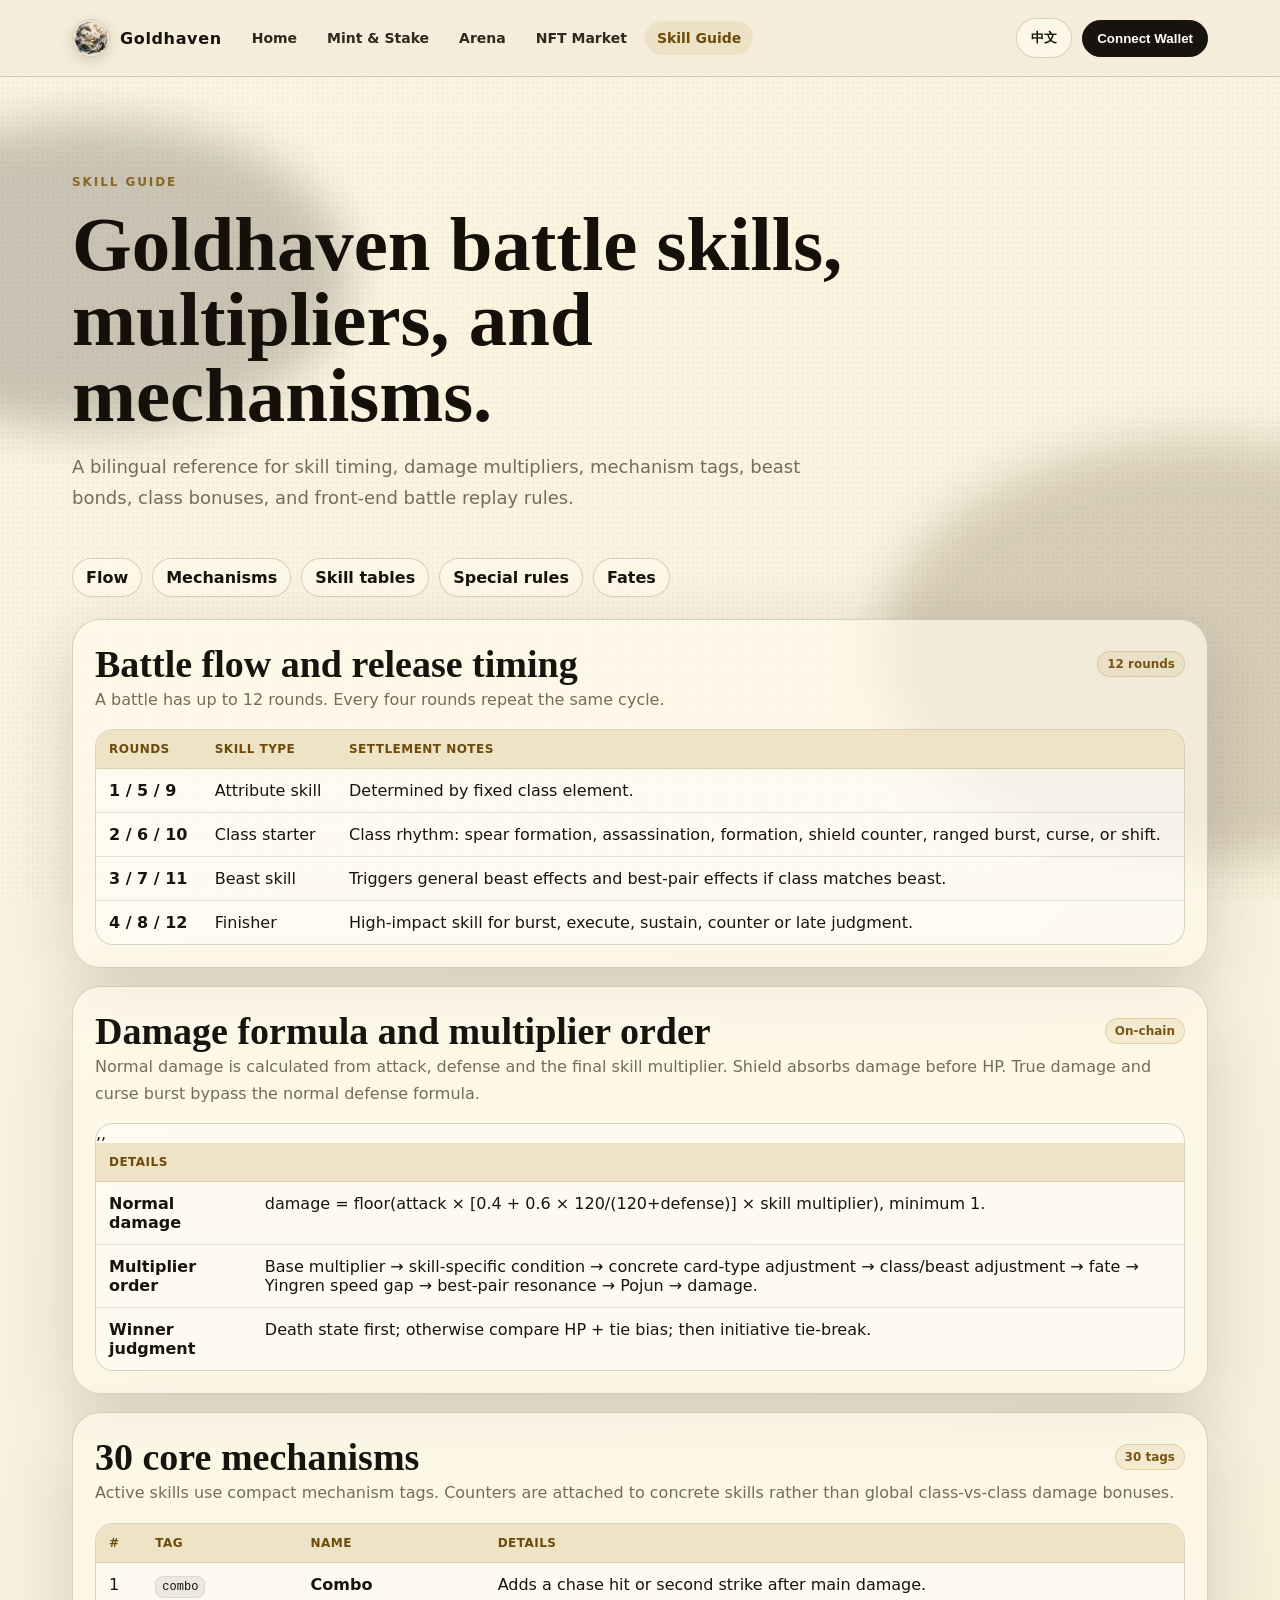
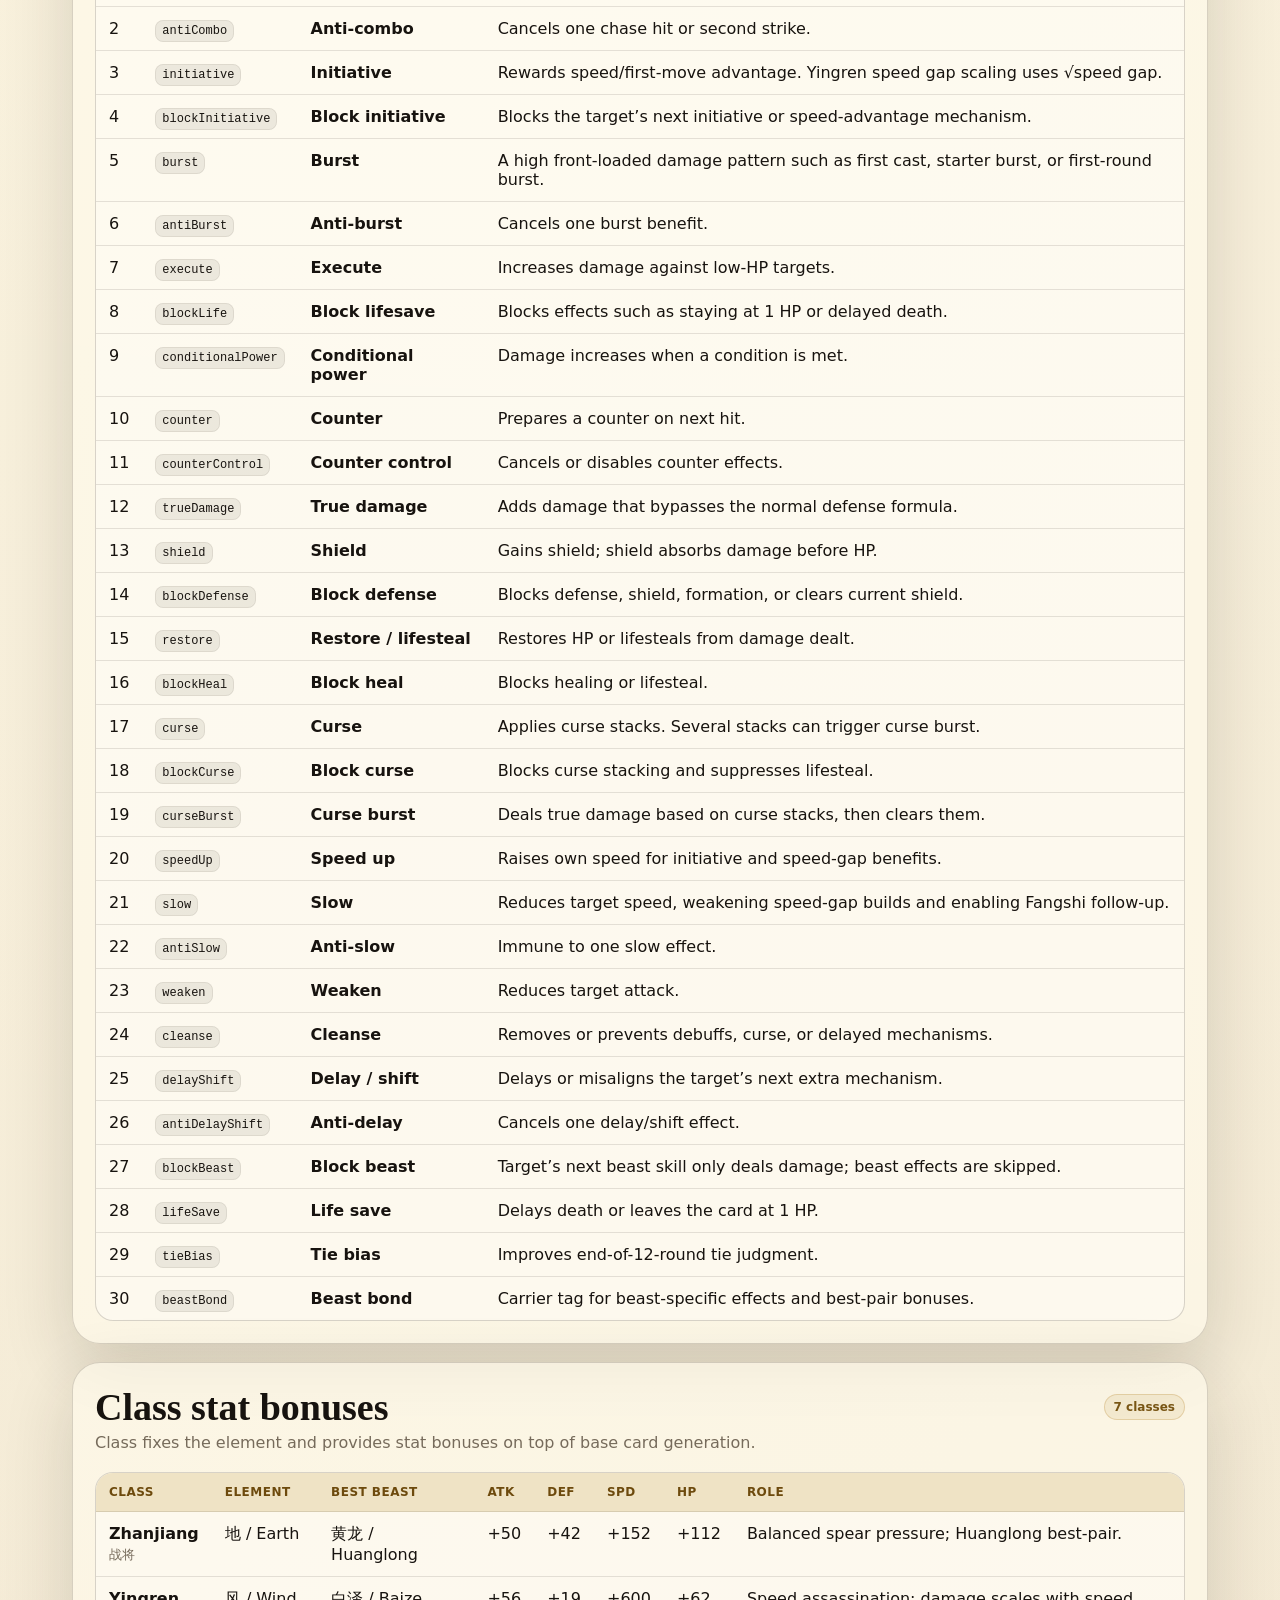
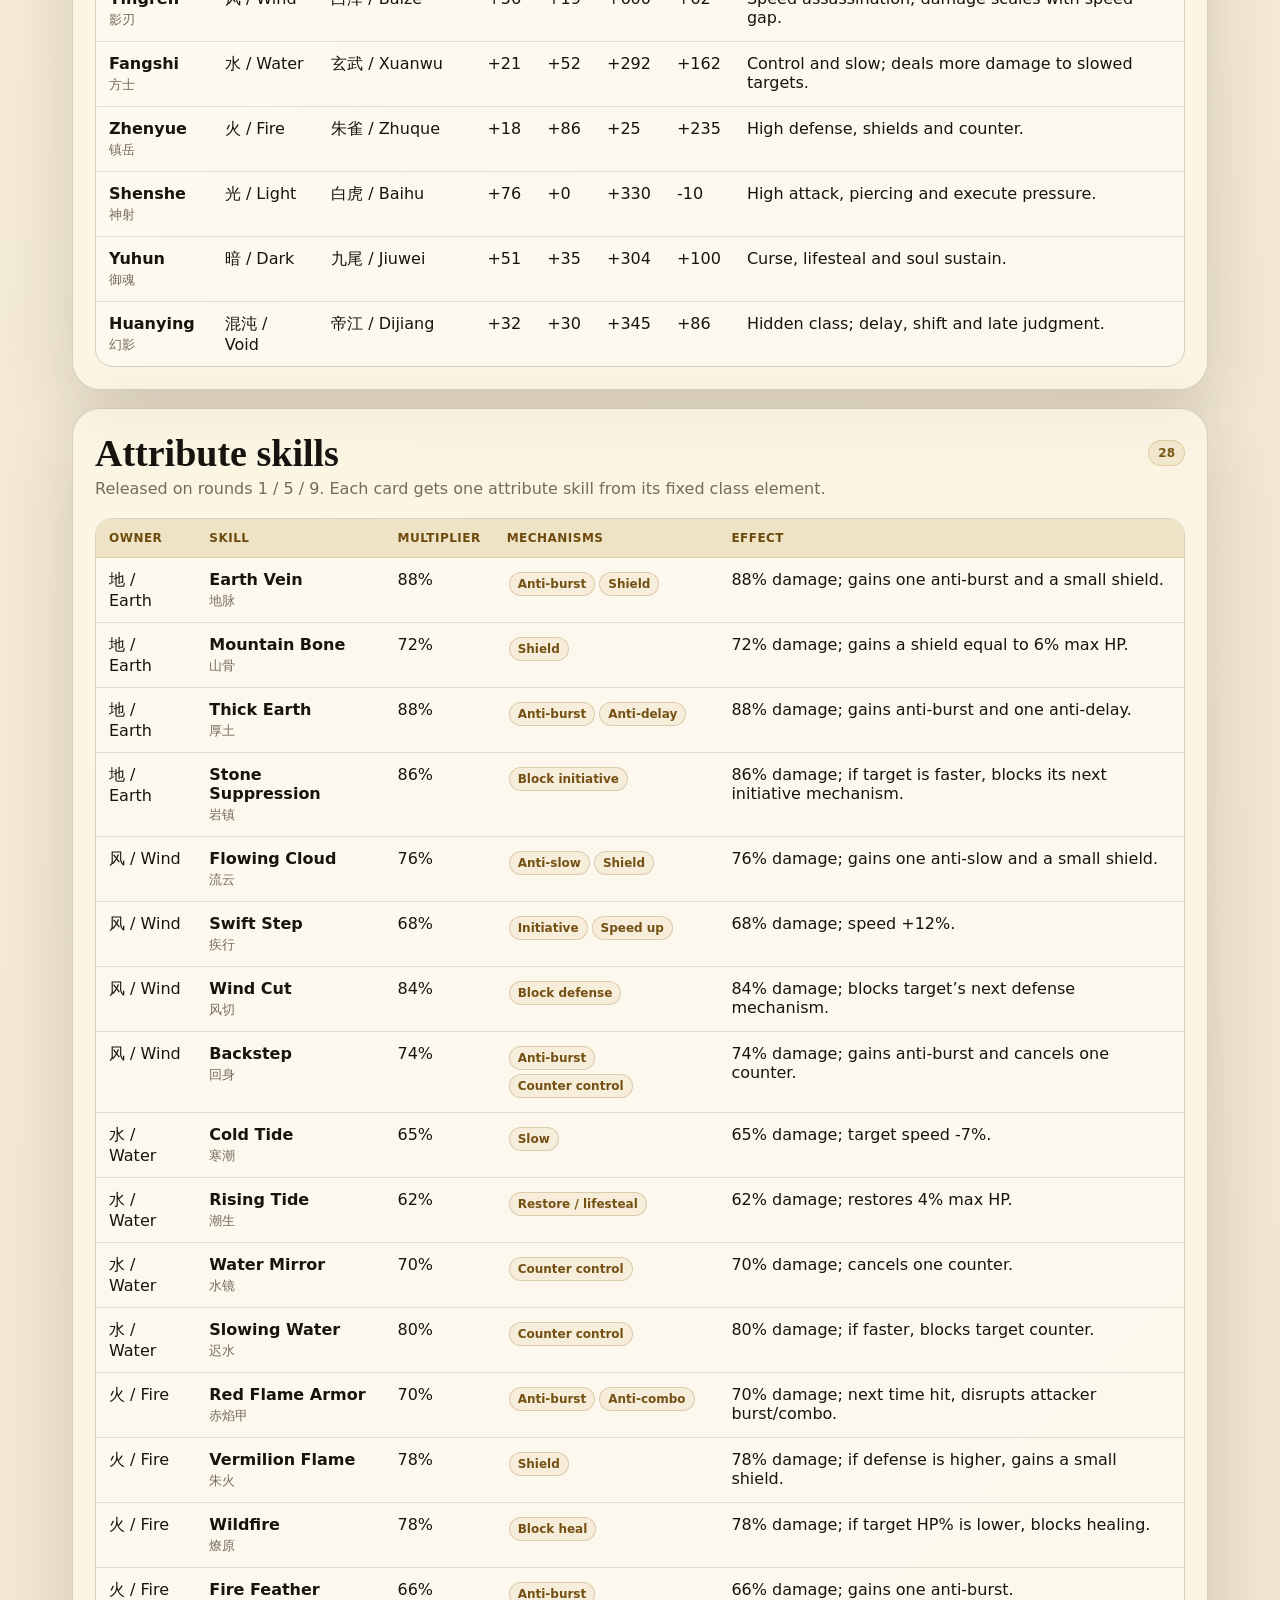
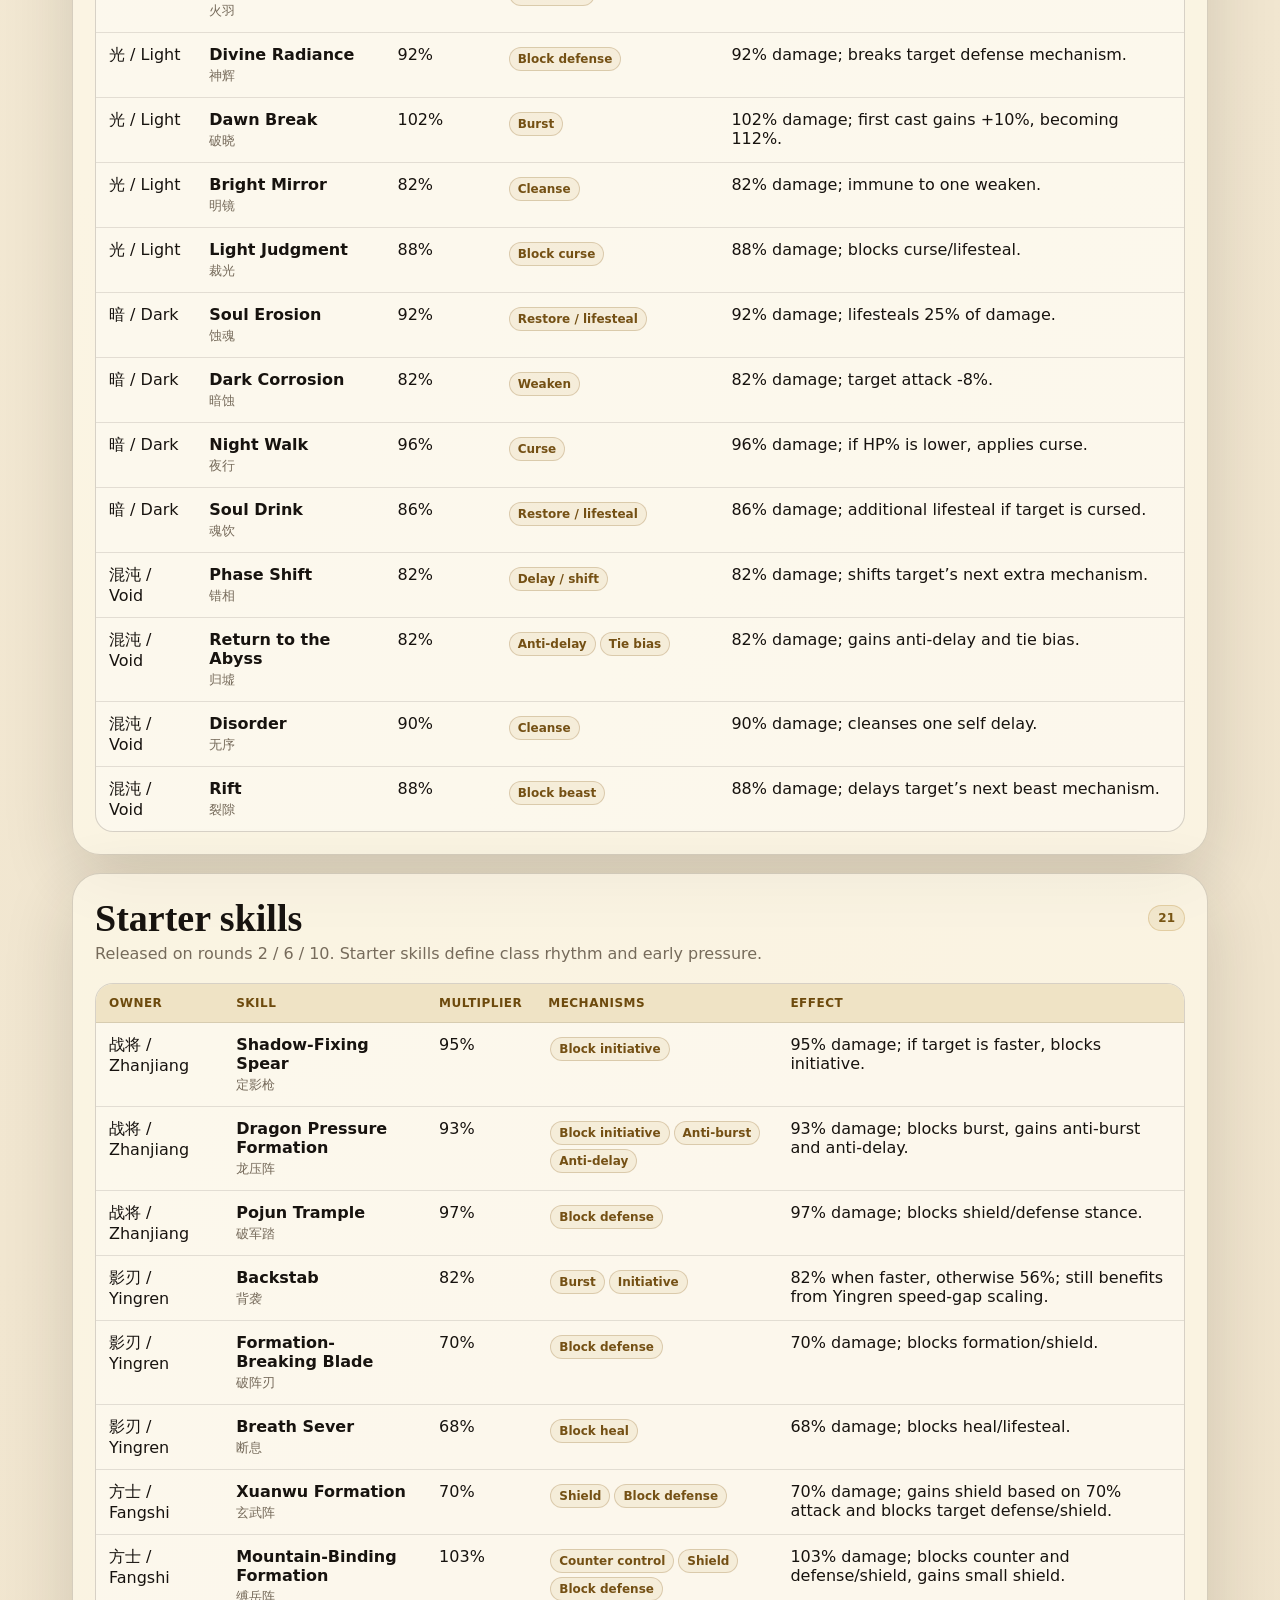
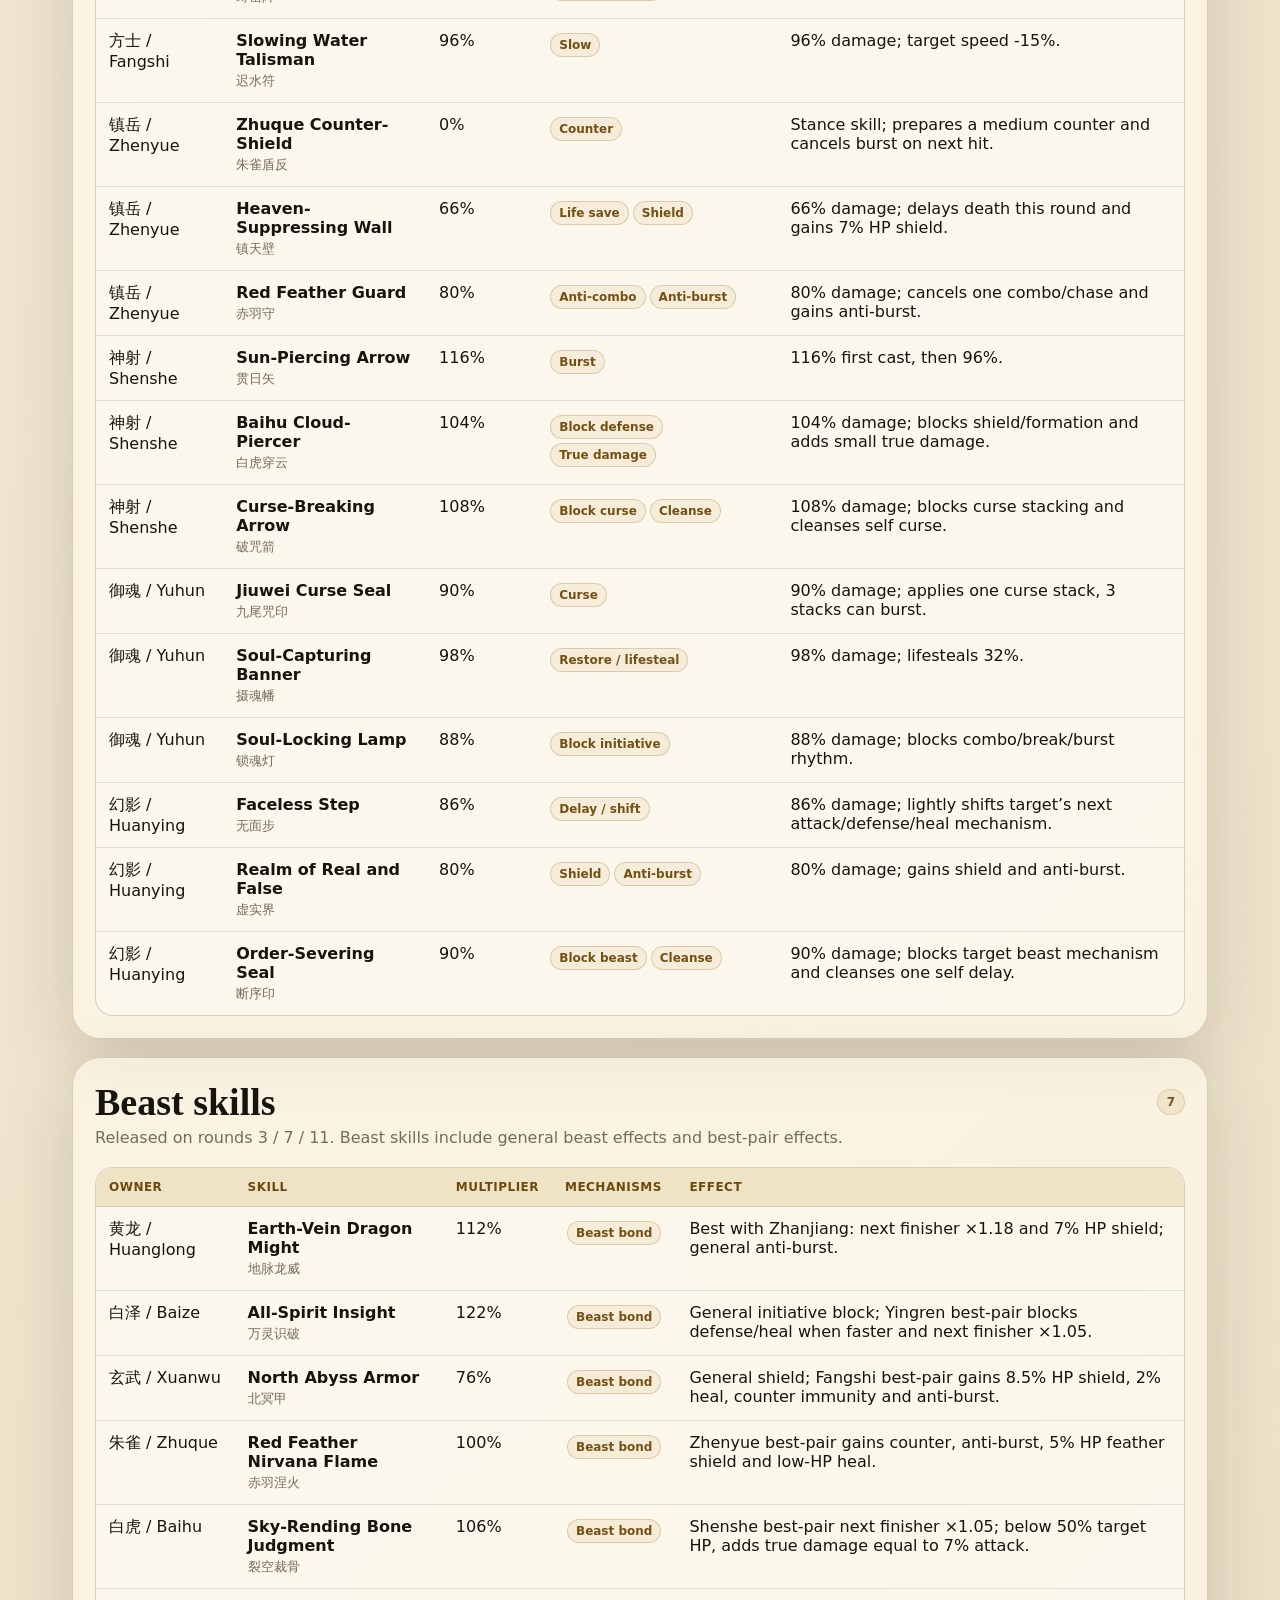
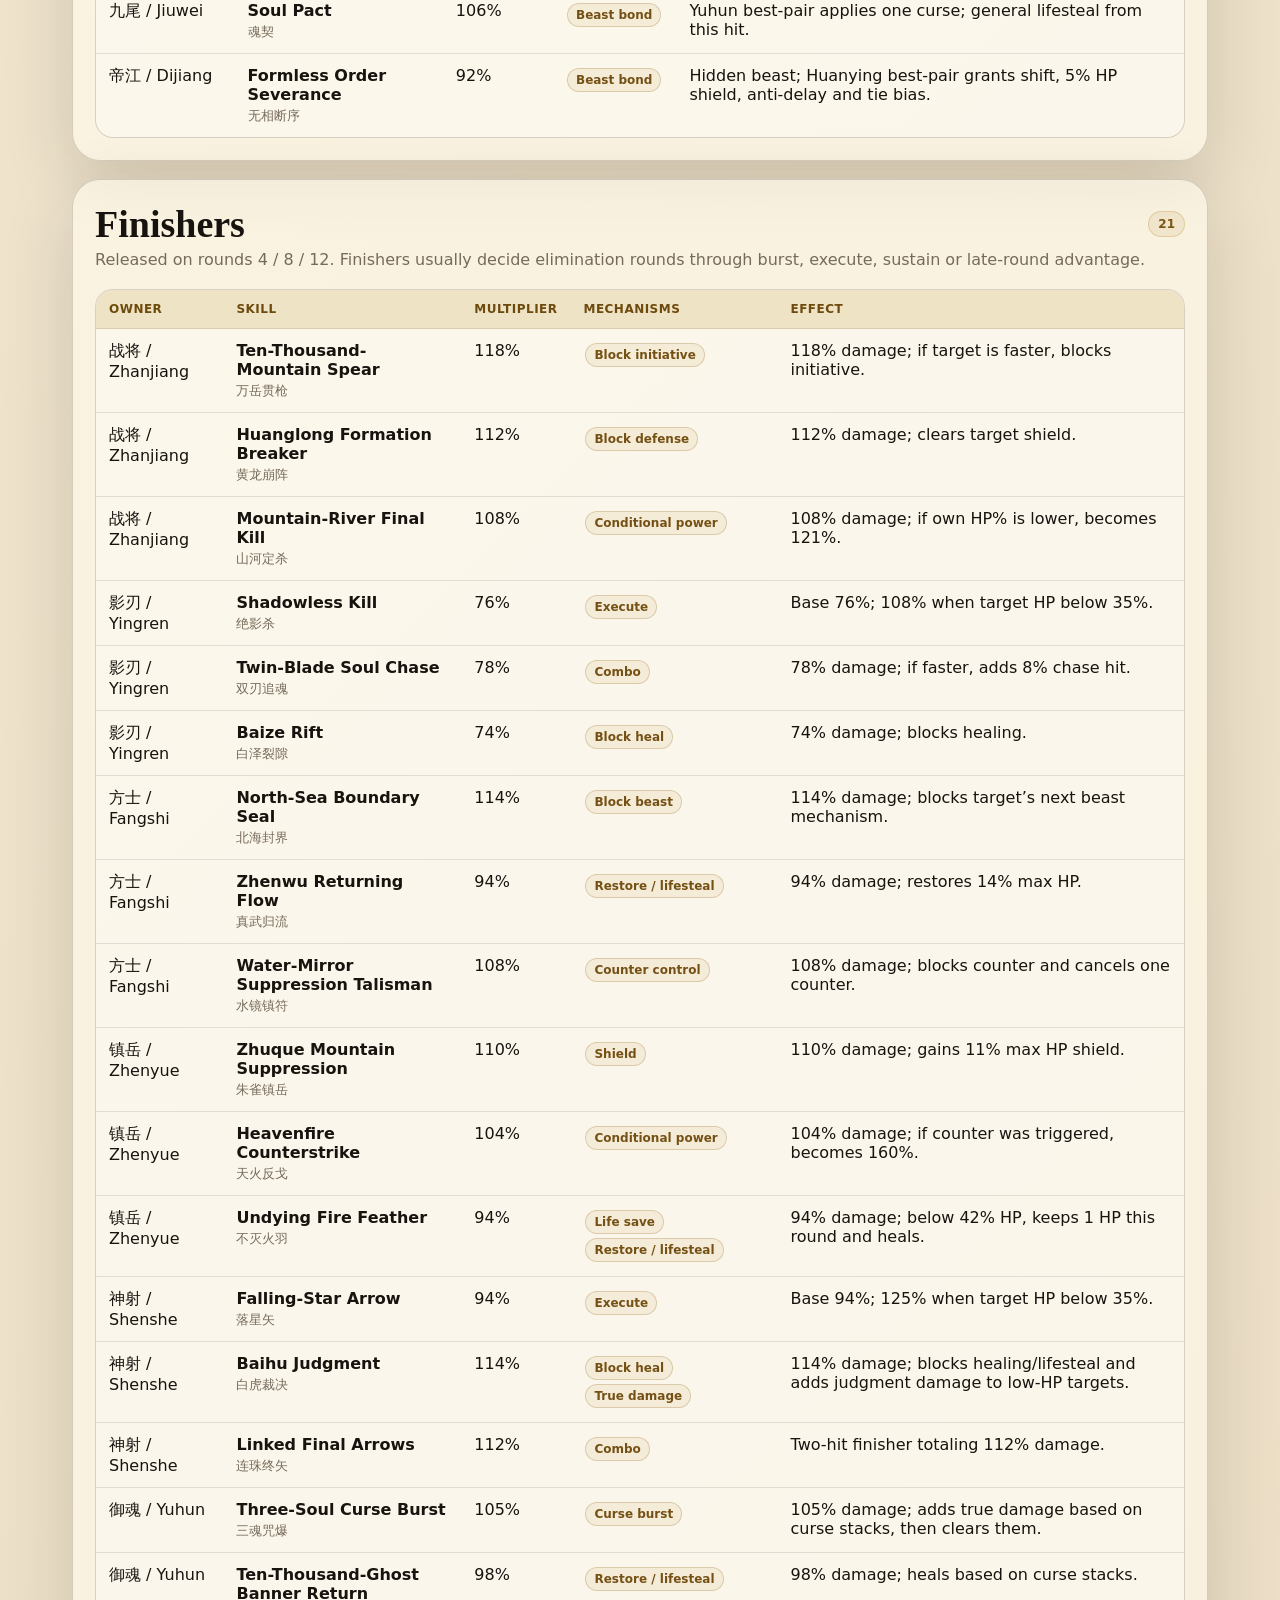
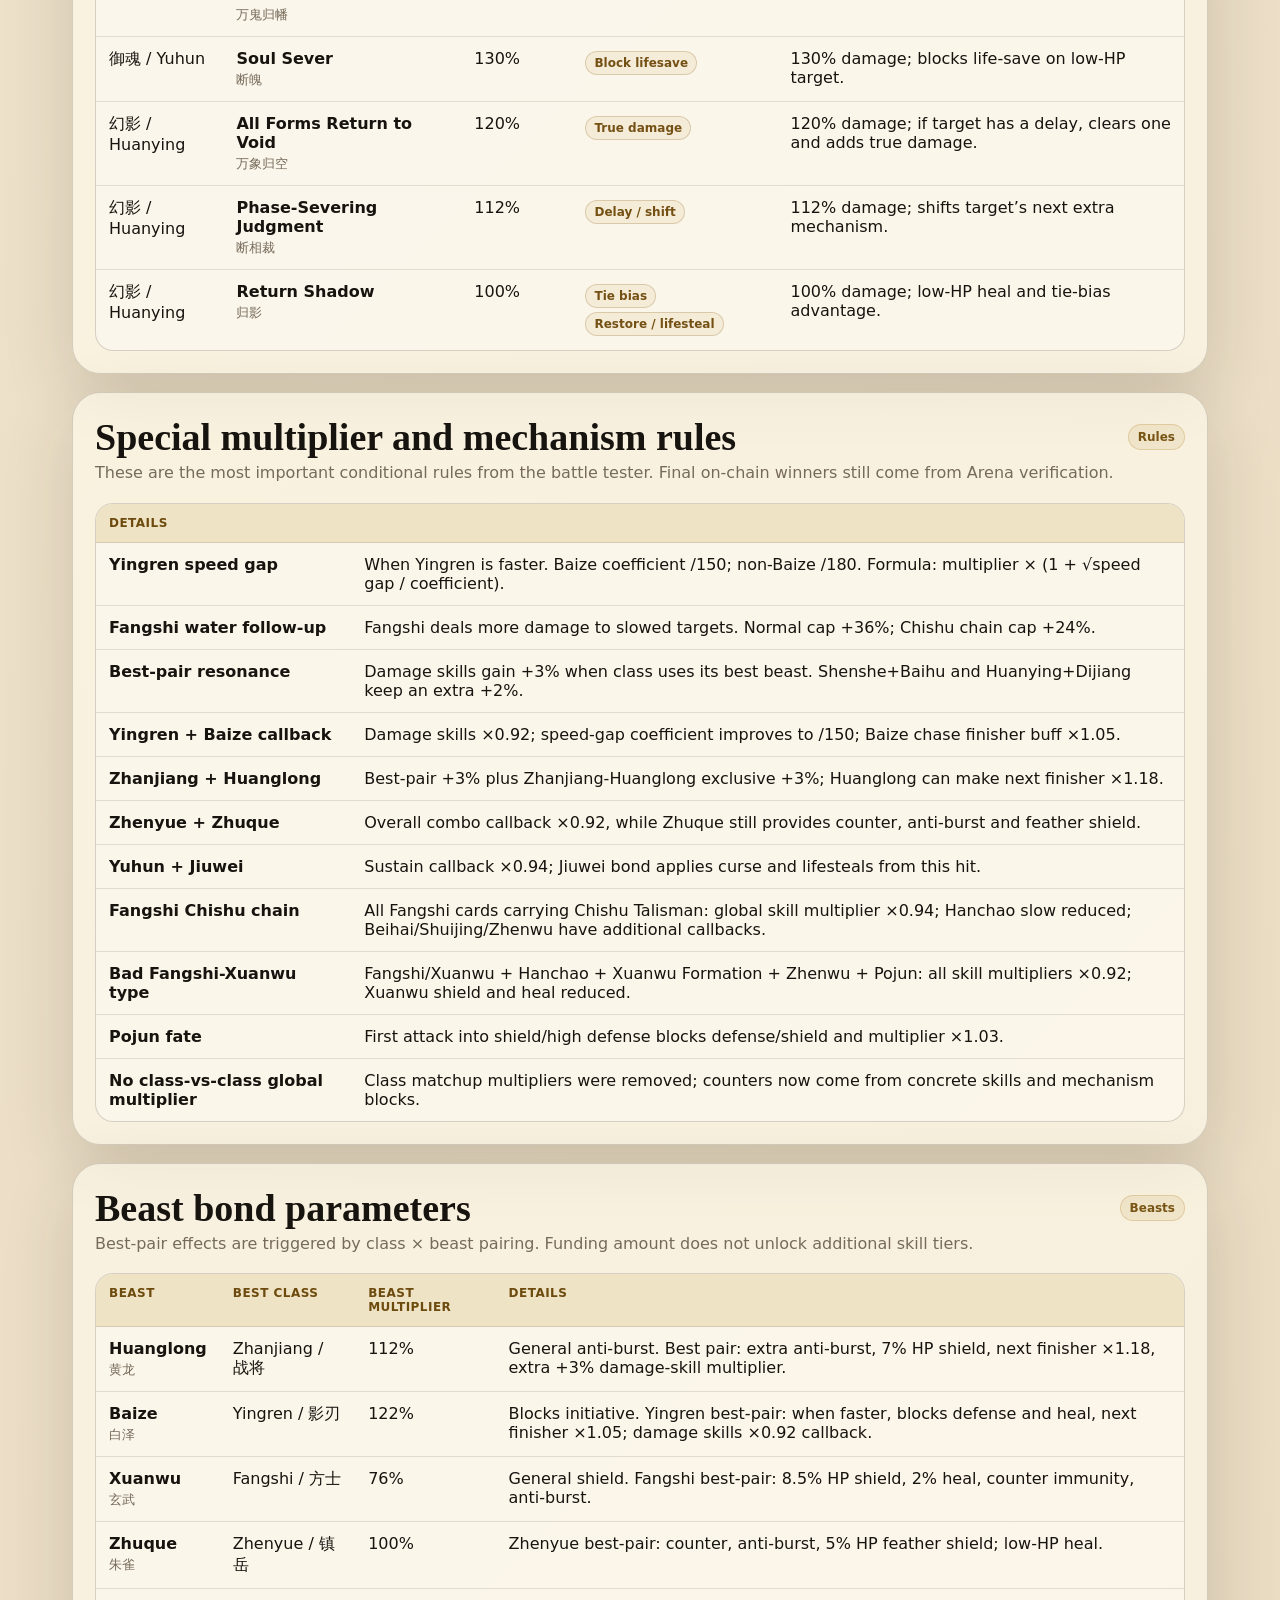
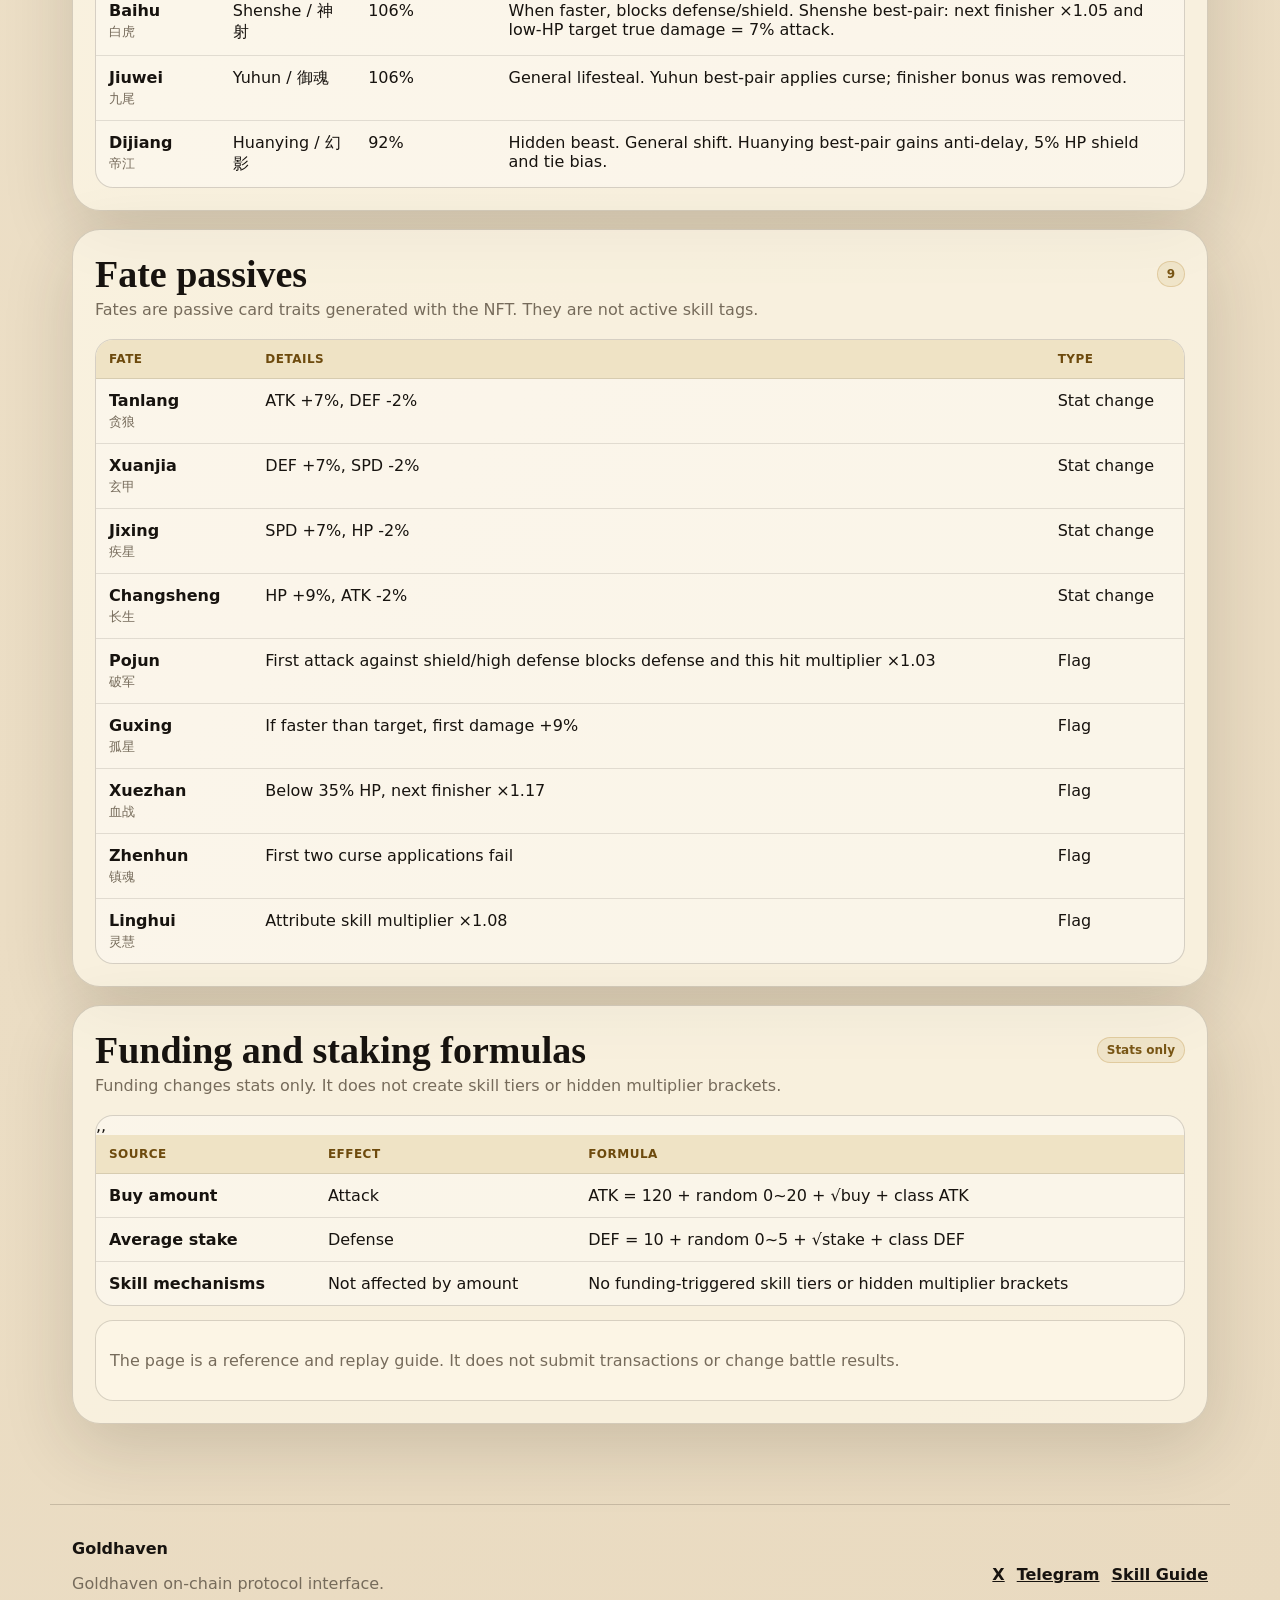
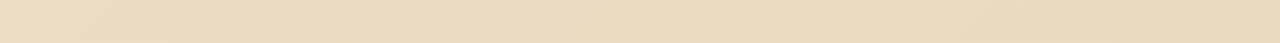
<file: tools/battle-tester.html>
<!doctype html>
<html lang="en" data-lang="en">
<head>
  <meta charset="utf-8" />
  <meta name="viewport" content="width=device-width, initial-scale=1" />
  <meta name="description" content="Goldhaven skill guide: multipliers, mechanisms, class and beast effects, battle order, damage formula and settlement notes." />
  <title>Goldhaven | Skill Guide</title>

  <link rel="icon" href="../favicon.ico" sizes="any" />
  <link rel="icon" href="../assets/favicon.png" type="image/png" />
  <link rel="apple-touch-icon" href="../assets/apple-touch-icon.png" />
  <link rel="stylesheet" href="../styles.css" />
</head>
<body data-page="skills">
  <div class="paper-grain" aria-hidden="true"></div><div class="ink-wash wash-a" aria-hidden="true"></div><div class="ink-wash wash-b" aria-hidden="true"></div>
  <header class="site-header"><nav class="nav shell" aria-label="Main navigation"><a class="brand" href="../index.html"><img src="../assets/goldhaven-logo-512.png" alt="" /><span>Goldhaven</span></a><button class="menu-toggle" id="menuToggle" type="button">☰</button><div class="nav-links" id="navLinks"><a href="../index.html" data-nav="home" data-i18n="navHome">Home</a><a href="../app.html" data-nav="app" data-i18n="navMintStake">Mint & Stake</a><a href="../arena.html" data-nav="arena" data-i18n="navArena">Arena</a><a href="../market.html" data-nav="market" data-i18n="navMarket">NFT Market</a><a href="battle-tester.html" data-nav="skills" data-i18n="navTester">Skill Guide</a></div><div class="nav-actions"><button class="lang-toggle" id="langToggle" type="button">中文</button><button class="wallet" id="connectWallet" type="button" data-i18n="connectWallet">Connect Wallet</button></div></nav></header>

  <main class="page-main shell skill-guide-page">
    <section class="page-title reveal">
      <div class="eyebrow" data-skill-i18n="eyebrow">SKILL GUIDE / 技能说明</div>
      <h1 data-skill-i18n="title">Goldhaven battle skills, multipliers, and mechanisms.</h1>
      <p data-skill-i18n="lead">A bilingual reference for skill timing, damage multipliers, mechanism tags, beast bonds, class bonuses, and front-end battle replay rules.</p>
    </section>

    <section class="skill-guide-tabs reveal" aria-label="Skill guide sections">
      <a href="#flow" data-skill-i18n="tabFlow">Flow</a>
      <a href="#mechanisms" data-skill-i18n="tabMechanisms">Mechanisms</a>
      <a href="#skills" data-skill-i18n="tabSkills">Skill tables</a>
      <a href="#special" data-skill-i18n="tabSpecial">Special rules</a>
      <a href="#fates" data-skill-i18n="tabFates">Fates</a>
    </section>

    <section id="skillGuideContent" class="skill-guide-content"></section>
  </main>

  <footer class="footer shell"><div><b>Goldhaven</b><p>Goldhaven on-chain protocol interface.</p></div><div class="footer-links"><a id="footerTwitter" href="https://x.com/SHGoldhaven" target="_blank" rel="noopener">X</a><a id="footerTelegram" href="https://t.me/+EacmH8gM5DgyNzE9" target="_blank" rel="noopener">Telegram</a><a href="battle-tester.html">Skill Guide</a></div></footer>
  <script src="../app.js"></script>
  <script>
  (()=>{
    const $ = (s, r=document) => r.querySelector(s);
    const esc = (v)=>String(v ?? '').replace(/[&<>"']/g, c=>({'&':'&amp;','<':'&lt;','>':'&gt;','"':'&quot;',"'":'&#39;'}[c]));
    const getLang = () => (localStorage.getItem('goldhavenLang') || document.documentElement.dataset.lang || 'en').startsWith('zh') ? 'zh' : 'en';
    const pct = n => `${Math.round(n*100)}%`;
    const mechLabels = {
      combo:['Combo','连击'], antiCombo:['Anti-combo','抗连击'], initiative:['Initiative','先手'], blockInitiative:['Block initiative','封锁先手'], burst:['Burst','爆发'], antiBurst:['Anti-burst','抗爆发'], execute:['Execute','斩杀'], blockLife:['Block lifesave','封锁保命'], conditionalPower:['Conditional power','条件增伤'], counter:['Counter','盾反'], counterControl:['Counter control','盾反控制'], trueDamage:['True damage','真实伤害'], shield:['Shield','护盾'], blockDefense:['Block defense','破防/破盾'], restore:['Restore / lifesteal','回复/吸血'], blockHeal:['Block heal','封锁回复'], curse:['Curse','咒印'], blockCurse:['Block curse','封锁咒印'], curseBurst:['Curse burst','咒爆'], speedUp:['Speed up','提速'], slow:['Slow','减速'], antiSlow:['Anti-slow','抗减速'], weaken:['Weaken','降攻'], cleanse:['Cleanse','净化'], delayShift:['Delay / shift','延后/错位'], antiDelayShift:['Anti-delay','抗延后/错位'], blockBeast:['Block beast','封锁神兽'], lifeSave:['Life save','保命'], tieBias:['Tie bias','残局优势'], beastBond:['Beast bond','神兽适配']
    };
    const mechDesc = {
      combo:['Adds a chase hit or second strike after main damage.','主伤害后追加追击或第二段伤害。'], antiCombo:['Cancels one chase hit or second strike.','抵消一次追击或第二段伤害。'], initiative:['Rewards speed/first-move advantage. Yingren speed gap scaling uses √speed gap.','代表先手或速度优势收益；影刃速度差加成按 √速度差 结算。'], blockInitiative:['Blocks the target’s next initiative or speed-advantage mechanism.','封锁目标下一次先手或速度优势机制。'], burst:['A high front-loaded damage pattern such as first cast, starter burst, or first-round burst.','第1轮属性爆发、起手爆发、首次释放爆发等前置爆发收益。'], antiBurst:['Cancels one burst benefit.','抵消一次爆发收益。'], execute:['Increases damage against low-HP targets.','目标低血时提高伤害。'], blockLife:['Blocks effects such as staying at 1 HP or delayed death.','封锁保留1血、死亡延后等保命机制。'], conditionalPower:['Damage increases when a condition is met.','满足低血反杀、盾反后强化等条件时提高倍率。'], counter:['Prepares a counter on next hit.','下次受击时反击攻击者。'], counterControl:['Cancels or disables counter effects.','化解盾反或让目标盾反失效。'], trueDamage:['Adds damage that bypasses the normal defense formula.','追加不走普通防御减伤公式的穿透/真实伤害。'], shield:['Gains shield; shield absorbs damage before HP.','获得护盾，护盾先吸收伤害再扣生命。'], blockDefense:['Blocks defense, shield, formation, or clears current shield.','封锁防御、护盾、法阵；部分技能会清除当前护盾。'], restore:['Restores HP or lifesteals from damage dealt.','直接回复生命或按造成伤害吸血。'], blockHeal:['Blocks healing or lifesteal.','封锁目标回复或吸血机制。'], curse:['Applies curse stacks. Several stacks can trigger curse burst.','给目标叠咒印，达到层数后可触发咒爆。'], blockCurse:['Blocks curse stacking and suppresses lifesteal.','封锁目标咒印叠层，并压制吸血。'], curseBurst:['Deals true damage based on curse stacks, then clears them.','按咒印层数造成真实伤害并结算御魂咒系收益。'], speedUp:['Raises own speed for initiative and speed-gap benefits.','提升自身速度，用于抢先手和触发速度优势收益。'], slow:['Reduces target speed, weakening speed-gap builds and enabling Fangshi follow-up.','降低目标速度，压制高速卡，并提高方士水势追击收益。'], antiSlow:['Immune to one slow effect.','免疫一次减速。'], weaken:['Reduces target attack.','降低目标攻击力。'], cleanse:['Removes or prevents debuffs, curse, or delayed mechanisms.','净化削弱、咒印或延后/封锁。'], delayShift:['Delays or misaligns the target’s next extra mechanism.','让目标下一次附加机制失效、延后或错位。'], antiDelayShift:['Cancels one delay/shift effect.','抵消一次延后/错位。'], blockBeast:['Target’s next beast skill only deals damage; beast effects are skipped.','目标下次神兽技能只结算伤害，不结算神兽特效。'], lifeSave:['Delays death or leaves the card at 1 HP.','死亡延后或保留1血。'], tieBias:['Improves end-of-12-round tie judgment.','12轮未分胜负时提高残局判定优势。'], beastBond:['Carrier tag for beast-specific effects and best-pair bonuses.','承载七大神兽的通用效果与最佳适配效果。']
    };
    const T = {
      en:{ eyebrow:'SKILL GUIDE', title:'Goldhaven battle skills, multipliers, and mechanisms.', lead:'A bilingual reference for skill timing, damage multipliers, mechanism tags, beast bonds, class bonuses, and front-end battle replay rules.', tabFlow:'Flow', tabMechanisms:'Mechanisms', tabSkills:'Skill tables', tabSpecial:'Special rules', tabFates:'Fates', phaseTitle:'Battle flow and release timing', phaseLead:'A battle has up to 12 rounds. Every four rounds repeat the same cycle.', phaseCols:['Rounds','Skill type','Settlement notes'], formulaTitle:'Damage formula and multiplier order', formulaLead:'Normal damage is calculated from attack, defense and the final skill multiplier. Shield absorbs damage before HP. True damage and curse burst bypass the normal defense formula.', mechanismTitle:'30 core mechanisms', mechanismLead:'Active skills use compact mechanism tags. Counters are attached to concrete skills rather than global class-vs-class damage bonuses.', classTitle:'Class stat bonuses', classLead:'Class fixes the element and provides stat bonuses on top of base card generation.', classCols:['Class','Element','Best beast','ATK','DEF','SPD','HP','Role'], skillTableCols:['Owner','Skill','Multiplier','Mechanisms','Effect'], attrTitle:'Attribute skills', attrLead:'Released on rounds 1 / 5 / 9. Each card gets one attribute skill from its fixed class element.', starterTitle:'Starter skills', starterLead:'Released on rounds 2 / 6 / 10. Starter skills define class rhythm and early pressure.', beastTitle:'Beast skills', beastLead:'Released on rounds 3 / 7 / 11. Beast skills include general beast effects and best-pair effects.', finisherTitle:'Finishers', finisherLead:'Released on rounds 4 / 8 / 12. Finishers usually decide elimination rounds through burst, execute, sustain or late-round advantage.', specialTitle:'Special multiplier and mechanism rules', specialLead:'These are the most important conditional rules from the battle tester. Final on-chain winners still come from Arena verification.', beastAdaptTitle:'Beast bond parameters', beastAdaptLead:'Best-pair effects are triggered by class × beast pairing. Funding amount does not unlock additional skill tiers.', fatesTitle:'Fate passives', fatesLead:'Fates are passive card traits generated with the NFT. They are not active skill tags.', amountTitle:'Funding and staking formulas', amountLead:'Funding changes stats only. It does not create skill tiers or hidden multiplier brackets.', owner:'Owner', attr:'Attribute', starter:'Starter', beast:'Beast', finisher:'Finisher', fateTypeFlag:'Flag', fateTypeStat:'Stat change', details:'Details', releaseNote:'The page is a reference and replay guide. It does not submit transactions or change battle results.' },
      zh:{ eyebrow:'技能说明', title:'Goldhaven 技能倍率、机制与结算说明。', lead:'本页整理技能释放顺序、技能倍率、机制标签、神兽适配、职业属性和前端复现战斗结算所需规则。', tabFlow:'流程', tabMechanisms:'机制', tabSkills:'技能表', tabSpecial:'特殊规则', tabFates:'命格', phaseTitle:'战斗流程与技能释放顺序', phaseLead:'单场最多 12 轮，每 4 轮循环一次固定释放顺序。', phaseCols:['轮次','技能类型','结算说明'], formulaTitle:'伤害公式与倍率结算顺序', formulaLead:'普通伤害由攻击、防御和最终技能倍率计算；护盾先吸收，剩余伤害扣生命。真实伤害和咒爆跳过普通防御减伤公式。', mechanismTitle:'30 个核心机制', mechanismLead:'主动技能只挂紧凑机制标签。克制关系落在具体技能上，不再使用职业对阵全局增减伤害。', classTitle:'职业属性加成', classLead:'职业固定元素，并在卡片基础生成公式上提供属性加成。', classCols:['职业','固定属性','最佳神兽','攻击','防御','速度','生命','定位'], skillTableCols:['归属','技能','倍率','机制','说明'], attrTitle:'属性技能', attrLead:'第 1 / 5 / 9 轮释放。每张卡从职业固定属性池中获得 1 个属性技能。', starterTitle:'职业起手技能', starterLead:'第 2 / 6 / 10 轮释放。起手技能体现职业节奏和前期压制。', beastTitle:'神兽技能', beastLead:'第 3 / 7 / 11 轮释放。包含神兽通用效果和职业最佳适配效果。', finisherTitle:'职业终结技能', finisherLead:'第 4 / 8 / 12 轮释放。终结技通常承担爆发、斩杀、续航或残局功能。', specialTitle:'特殊倍率与机制规则', specialLead:'这里整理战斗测试页中的关键条件规则。最终胜者仍以链上 Arena 验证结果为准。', beastAdaptTitle:'神兽适配详细参数', beastAdaptLead:'最佳适配由职业 × 神兽决定。购买金额和质押金额不会解锁额外技能档位。', fatesTitle:'命格被动', fatesLead:'命格是 NFT 生成时获得的被动，不属于主动技能机制标签。', amountTitle:'金额与属性公式', amountLead:'金额只影响属性，不影响技能机制，不存在 1000/1000 或 10000/10000 技能档位。', owner:'归属', attr:'属性', starter:'起手', beast:'神兽', finisher:'终结', fateTypeFlag:'机制标记', fateTypeStat:'直接修改属性', details:'说明', releaseNote:'本页是规则说明和复现参考，不提交交易，也不改变链上胜负。' }
    };
    const phases = [
      [['1 / 5 / 9','Attribute skill','Determined by fixed class element.'],['1 / 5 / 9','属性技能','由职业固定属性决定。']],
      [['2 / 6 / 10','Class starter','Class rhythm: spear formation, assassination, formation, shield counter, ranged burst, curse, or shift.'],['2 / 6 / 10','职业起手技能','职业核心打法：枪阵、刺杀、阵法、盾反、远程爆发、咒印或错位。']],
      [['3 / 7 / 11','Beast skill','Triggers general beast effects and best-pair effects if class matches beast.'],['3 / 7 / 11','神兽技能','触发神兽通用效果；职业与神兽最佳适配时触发额外效果。']],
      [['4 / 8 / 12','Finisher','High-impact skill for burst, execute, sustain, counter or late judgment.'],['4 / 8 / 12','职业终结技能','高影响技能，承担爆发、斩杀、续航、反击或残局判定。']]
    ];
    const classes = [
      {cn:'战将',en:'Zhanjiang',e:'地 / Earth',best:'黄龙 / Huanglong',atk:50,def:42,spd:152,hp:112,role:['Balanced spear pressure; Huanglong best-pair.','均衡枪阵压制，黄龙最佳适配。']},
      {cn:'影刃',en:'Yingren',e:'风 / Wind',best:'白泽 / Baize',atk:56,def:19,spd:600,hp:62,role:['Speed assassination; damage scales with speed gap.','高速刺杀，伤害依赖速度差。']},
      {cn:'方士',en:'Fangshi',e:'水 / Water',best:'玄武 / Xuanwu',atk:21,def:52,spd:292,hp:162,role:['Control and slow; deals more damage to slowed targets.','限制减速，目标越慢伤害越高。']},
      {cn:'镇岳',en:'Zhenyue',e:'火 / Fire',best:'朱雀 / Zhuque',atk:18,def:86,spd:25,hp:235,role:['High defense, shields and counter.','高防护盾与盾反。']},
      {cn:'神射',en:'Shenshe',e:'光 / Light',best:'白虎 / Baihu',atk:76,def:0,spd:330,hp:-10,role:['High attack, piercing and execute pressure.','高攻、穿透与终结爆发。']},
      {cn:'御魂',en:'Yuhun',e:'暗 / Dark',best:'九尾 / Jiuwei',atk:51,def:35,spd:304,hp:100,role:['Curse, lifesteal and soul sustain.','咒印、吸血与魂契续航。']},
      {cn:'幻影',en:'Huanying',e:'混沌 / Void',best:'帝江 / Dijiang',atk:32,def:30,spd:345,hp:86,role:['Hidden class; delay, shift and late judgment.','隐藏职业，延后、错位与残局优势。']}
    ];
    const skillNameEn = {
          "地脉": "Earth Vein",
          "山骨": "Mountain Bone",
          "厚土": "Thick Earth",
          "岩镇": "Stone Suppression",
          "流云": "Flowing Cloud",
          "疾行": "Swift Step",
          "风切": "Wind Cut",
          "回身": "Backstep",
          "寒潮": "Cold Tide",
          "潮生": "Rising Tide",
          "水镜": "Water Mirror",
          "迟水": "Slowing Water",
          "赤焰甲": "Red Flame Armor",
          "朱火": "Vermilion Flame",
          "燎原": "Wildfire",
          "火羽": "Fire Feather",
          "神辉": "Divine Radiance",
          "破晓": "Dawn Break",
          "明镜": "Bright Mirror",
          "裁光": "Light Judgment",
          "蚀魂": "Soul Erosion",
          "暗蚀": "Dark Corrosion",
          "夜行": "Night Walk",
          "魂饮": "Soul Drink",
          "错相": "Phase Shift",
          "归墟": "Return to the Abyss",
          "无序": "Disorder",
          "裂隙": "Rift",
          "定影枪": "Shadow-Fixing Spear",
          "龙压阵": "Dragon Pressure Formation",
          "破军踏": "Pojun Trample",
          "背袭": "Backstab",
          "破阵刃": "Formation-Breaking Blade",
          "断息": "Breath Sever",
          "玄武阵": "Xuanwu Formation",
          "缚岳阵": "Mountain-Binding Formation",
          "迟水符": "Slowing Water Talisman",
          "朱雀盾反": "Zhuque Counter-Shield",
          "镇天壁": "Heaven-Suppressing Wall",
          "赤羽守": "Red Feather Guard",
          "贯日矢": "Sun-Piercing Arrow",
          "白虎穿云": "Baihu Cloud-Piercer",
          "破咒箭": "Curse-Breaking Arrow",
          "九尾咒印": "Jiuwei Curse Seal",
          "摄魂幡": "Soul-Capturing Banner",
          "锁魂灯": "Soul-Locking Lamp",
          "无面步": "Faceless Step",
          "虚实界": "Realm of Real and False",
          "断序印": "Order-Severing Seal",
          "地脉龙威": "Earth-Vein Dragon Might",
          "万灵识破": "All-Spirit Insight",
          "北冥甲": "North Abyss Armor",
          "赤羽涅火": "Red Feather Nirvana Flame",
          "裂空裁骨": "Sky-Rending Bone Judgment",
          "魂契": "Soul Pact",
          "无相断序": "Formless Order Severance",
          "万岳贯枪": "Ten-Thousand-Mountain Spear",
          "黄龙崩阵": "Huanglong Formation Breaker",
          "山河定杀": "Mountain-River Final Kill",
          "绝影杀": "Shadowless Kill",
          "双刃追魂": "Twin-Blade Soul Chase",
          "白泽裂隙": "Baize Rift",
          "北海封界": "North-Sea Boundary Seal",
          "真武归流": "Zhenwu Returning Flow",
          "水镜镇符": "Water-Mirror Suppression Talisman",
          "朱雀镇岳": "Zhuque Mountain Suppression",
          "天火反戈": "Heavenfire Counterstrike",
          "不灭火羽": "Undying Fire Feather",
          "落星矢": "Falling-Star Arrow",
          "白虎裁决": "Baihu Judgment",
          "连珠终矢": "Linked Final Arrows",
          "三魂咒爆": "Three-Soul Curse Burst",
          "万鬼归幡": "Ten-Thousand-Ghost Banner Return",
          "断魄": "Soul Sever",
          "万象归空": "All Forms Return to Void",
          "断相裁": "Phase-Severing Judgment",
          "归影": "Return Shadow"
    };
    function S(owner, name, m, tags, zh, en){return {owner,nameZh:name,nameEn:skillNameEn[name]||name,m,tags,zh,en};}
    const attrSkills = [
      S('地 / Earth','地脉',.88,['antiBurst','shield'],'88%伤害；获得一次抗爆发，并获得小护盾。','88% damage; gains one anti-burst and a small shield.'), S('地 / Earth','山骨',.72,['shield'],'72%伤害；获得6%生命护盾。','72% damage; gains a shield equal to 6% max HP.'), S('地 / Earth','厚土',.88,['antiBurst','antiDelayShift'],'88%伤害；抗爆发并获得一次延后抗性。','88% damage; gains anti-burst and one anti-delay.'), S('地 / Earth','岩镇',.86,['blockInitiative'],'86%伤害；若目标更快，封锁其下一次先手机制。','86% damage; if target is faster, blocks its next initiative mechanism.'),
      S('风 / Wind','流云',.76,['antiSlow','shield'],'76%伤害；获得一次减速免疫和小护盾。','76% damage; gains one anti-slow and a small shield.'), S('风 / Wind','疾行',.68,['initiative','speedUp'],'68%伤害；速度+12%。','68% damage; speed +12%.'), S('风 / Wind','风切',.84,['blockDefense'],'84%伤害；封锁目标下一次防御机制。','84% damage; blocks target’s next defense mechanism.'), S('风 / Wind','回身',.74,['antiBurst','counterControl'],'74%伤害；获得一次抗爆发，并化解一次反击。','74% damage; gains anti-burst and cancels one counter.'),
      S('水 / Water','寒潮',.65,['slow'],'65%伤害；目标速度-7%。','65% damage; target speed -7%.'), S('水 / Water','潮生',.62,['restore'],'62%伤害；恢复4%生命。','62% damage; restores 4% max HP.'), S('水 / Water','水镜',.70,['counterControl'],'70%伤害；化解一次反击。','70% damage; cancels one counter.'), S('水 / Water','迟水',.80,['counterControl'],'80%伤害；若自己更快，封锁目标盾反。','80% damage; if faster, blocks target counter.'),
      S('火 / Fire','赤焰甲',.70,['antiBurst','antiCombo'],'70%伤害；下次受击扰乱攻击者爆发/连击。','70% damage; next time hit, disrupts attacker burst/combo.'), S('火 / Fire','朱火',.78,['shield'],'78%伤害；若防御更高，获得小护盾。','78% damage; if defense is higher, gains a small shield.'), S('火 / Fire','燎原',.78,['blockHeal'],'78%伤害；若目标血更低，封锁回复。','78% damage; if target HP% is lower, blocks healing.'), S('火 / Fire','火羽',.66,['antiBurst'],'66%伤害；获得一次抗爆发。','66% damage; gains one anti-burst.'),
      S('光 / Light','神辉',.92,['blockDefense'],'92%伤害；照破目标防御机制。','92% damage; breaks target defense mechanism.'), S('光 / Light','破晓',1.02,['burst'],'102%伤害；首次释放额外+10%，即112%。','102% damage; first cast gains +10%, becoming 112%.'), S('光 / Light','明镜',.82,['cleanse'],'82%伤害；免疫一次削弱。','82% damage; immune to one weaken.'), S('光 / Light','裁光',.88,['blockCurse'],'88%伤害；封锁目标咒印/吸血。','88% damage; blocks curse/lifesteal.'),
      S('暗 / Dark','蚀魂',.92,['restore'],'92%伤害；吸血25%。','92% damage; lifesteals 25% of damage.'), S('暗 / Dark','暗蚀',.82,['weaken'],'82%伤害；削弱目标攻击8%。','82% damage; target attack -8%.'), S('暗 / Dark','夜行',.96,['curse'],'96%伤害；若血量百分比更低，叠咒印。','96% damage; if HP% is lower, applies curse.'), S('暗 / Dark','魂饮',.86,['restore'],'86%伤害；若目标有咒印，额外吸血。','86% damage; additional lifesteal if target is cursed.'),
      S('混沌 / Void','错相',.82,['delayShift'],'82%伤害；目标下一次附加机制错位。','82% damage; shifts target’s next extra mechanism.'), S('混沌 / Void','归墟',.82,['antiDelayShift','tieBias'],'82%伤害；获得延后抗性和残局优势。','82% damage; gains anti-delay and tie bias.'), S('混沌 / Void','无序',.90,['cleanse'],'90%伤害；清除自身一个延后机制。','90% damage; cleanses one self delay.'), S('混沌 / Void','裂隙',.88,['blockBeast'],'88%伤害；目标下一次神兽机制延后。','88% damage; delays target’s next beast mechanism.')
    ];
    const starterSkills = [
      S('战将 / Zhanjiang','定影枪',.95,['blockInitiative'],'95%伤害；若目标更快，封锁先手。','95% damage; if target is faster, blocks initiative.'), S('战将 / Zhanjiang','龙压阵',.93,['blockInitiative','antiBurst','antiDelayShift'],'93%伤害；封锁爆发，获得抗爆发和一次抗延后。','93% damage; blocks burst, gains anti-burst and anti-delay.'), S('战将 / Zhanjiang','破军踏',.97,['blockDefense'],'97%伤害；封锁目标护盾/盾势。','97% damage; blocks shield/defense stance.'),
      S('影刃 / Yingren','背袭',.82,['burst','initiative'],'更快时82%，否则56%；之后仍可吃影刃√速度差。','82% when faster, otherwise 56%; still benefits from Yingren speed-gap scaling.'), S('影刃 / Yingren','破阵刃',.70,['blockDefense'],'70%伤害；封锁法阵/护盾。','70% damage; blocks formation/shield.'), S('影刃 / Yingren','断息',.68,['blockHeal'],'68%伤害；封锁回复/吸血。','68% damage; blocks heal/lifesteal.'),
      S('方士 / Fangshi','玄武阵',.70,['shield','blockDefense'],'70%伤害；获得攻击70%护盾，并封锁目标护盾/防御机制。','70% damage; gains shield based on 70% attack and blocks target defense/shield.'), S('方士 / Fangshi','缚岳阵',1.03,['counterControl','shield','blockDefense'],'103%伤害；封锁盾反与护盾/防御机制，并获得小护盾。','103% damage; blocks counter and defense/shield, gains small shield.'), S('方士 / Fangshi','迟水符',.96,['slow'],'96%伤害；目标速度-15%。','96% damage; target speed -15%.'),
      S('镇岳 / Zhenyue','朱雀盾反',0,['counter'],'姿态技能；获得中强盾反，下次受击反击并抵消爆发。','Stance skill; prepares a medium counter and cancels burst on next hit.'), S('镇岳 / Zhenyue','镇天壁',.66,['lifeSave','shield'],'66%伤害；本轮死亡延后，并获得7%生命护盾。','66% damage; delays death this round and gains 7% HP shield.'), S('镇岳 / Zhenyue','赤羽守',.80,['antiCombo','antiBurst'],'80%伤害；抵消一次连击/追击，并获得抗爆发。','80% damage; cancels one combo/chase and gains anti-burst.'),
      S('神射 / Shenshe','贯日矢',1.16,['burst'],'首次116%，之后96%。','116% first cast, then 96%.'), S('神射 / Shenshe','白虎穿云',1.04,['blockDefense','trueDamage'],'104%伤害；封锁护盾/法阵，并小幅追加穿云真实伤害。','104% damage; blocks shield/formation and adds small true damage.'), S('神射 / Shenshe','破咒箭',1.08,['blockCurse','cleanse'],'108%伤害；封锁咒印叠层，并清除自身咒印。','108% damage; blocks curse stacking and cleanses self curse.'),
      S('御魂 / Yuhun','九尾咒印',.90,['curse'],'90%伤害；叠1层咒印，3层咒爆。','90% damage; applies one curse stack, 3 stacks can burst.'), S('御魂 / Yuhun','摄魂幡',.98,['restore'],'98%伤害；吸血32%。','98% damage; lifesteals 32%.'), S('御魂 / Yuhun','锁魂灯',.88,['blockInitiative'],'88%伤害；封锁连击/破阵/爆发节奏。','88% damage; blocks combo/break/burst rhythm.'),
      S('幻影 / Huanying','无面步',.86,['delayShift'],'86%伤害；目标下一次攻击/防御/回复机制轻度错位。','86% damage; lightly shifts target’s next attack/defense/heal mechanism.'), S('幻影 / Huanying','虚实界',.80,['shield','antiBurst'],'80%伤害；获得护盾和抗爆发。','80% damage; gains shield and anti-burst.'), S('幻影 / Huanying','断序印',.90,['blockBeast','cleanse'],'90%伤害；封锁目标神兽机制，并清除自身一个延后。','90% damage; blocks target beast mechanism and cleanses one self delay.')
    ];
    const beastSkills = [
      S('黄龙 / Huanglong','地脉龙威',1.12,['beastBond'],'适配战将：下次终结技×1.18，获得7%生命护盾；通用抗爆发。','Best with Zhanjiang: next finisher ×1.18 and 7% HP shield; general anti-burst.'),
      S('白泽 / Baize','万灵识破',1.22,['beastBond'],'通用封锁先手；影刃适配高速时封锁防御与回复，下次终结×1.05。','General initiative block; Yingren best-pair blocks defense/heal when faster and next finisher ×1.05.'),
      S('玄武 / Xuanwu','北冥甲',.76,['beastBond'],'通用护盾；方士适配获得8.5%生命护盾、2%回血、反击免疫、抗爆发。','General shield; Fangshi best-pair gains 8.5% HP shield, 2% heal, counter immunity and anti-burst.'),
      S('朱雀 / Zhuque','赤羽涅火',1.00,['beastBond'],'镇岳适配获得盾反、抗爆发、5%生命羽盾；低血回血。','Zhenyue best-pair gains counter, anti-burst, 5% HP feather shield and low-HP heal.'),
      S('白虎 / Baihu','裂空裁骨',1.06,['beastBond'],'神射适配下次终结×1.05；目标低于50%生命时追加攻击7%的真实伤害。','Shenshe best-pair next finisher ×1.05; below 50% target HP, adds true damage equal to 7% attack.'),
      S('九尾 / Jiuwei','魂契',1.06,['beastBond'],'御魂适配叠1层咒印；通用按本次伤害吸血。','Yuhun best-pair applies one curse; general lifesteal from this hit.'),
      S('帝江 / Dijiang','无相断序',.92,['beastBond'],'隐藏神兽；幻影适配获得错位、5%生命护盾、抗延后和残局优势。','Hidden beast; Huanying best-pair grants shift, 5% HP shield, anti-delay and tie bias.')
    ];
    const finishers = [
      S('战将 / Zhanjiang','万岳贯枪',1.18,['blockInitiative'],'118%伤害；若目标更快，封锁先手。','118% damage; if target is faster, blocks initiative.'), S('战将 / Zhanjiang','黄龙崩阵',1.12,['blockDefense'],'112%伤害；清除目标护盾。','112% damage; clears target shield.'), S('战将 / Zhanjiang','山河定杀',1.08,['conditionalPower'],'108%伤害；若自身血量更低，提升至121%。','108% damage; if own HP% is lower, becomes 121%.'),
      S('影刃 / Yingren','绝影杀',.76,['execute'],'基础76%；目标低于35%时108%。','Base 76%; 108% when target HP below 35%.'), S('影刃 / Yingren','双刃追魂',.78,['combo'],'78%伤害；若更快追加8%追击。','78% damage; if faster, adds 8% chase hit.'), S('影刃 / Yingren','白泽裂隙',.74,['blockHeal'],'74%伤害；封锁回复。','74% damage; blocks healing.'),
      S('方士 / Fangshi','北海封界',1.14,['blockBeast'],'114%伤害；封锁目标下次神兽机制。','114% damage; blocks target’s next beast mechanism.'), S('方士 / Fangshi','真武归流',.94,['restore'],'94%伤害；恢复14%生命。','94% damage; restores 14% max HP.'), S('方士 / Fangshi','水镜镇符',1.08,['counterControl'],'108%伤害；封锁反击/盾反，并化解一次反击。','108% damage; blocks counter and cancels one counter.'),
      S('镇岳 / Zhenyue','朱雀镇岳',1.10,['shield'],'110%伤害；获得11%生命护盾。','110% damage; gains 11% max HP shield.'), S('镇岳 / Zhenyue','天火反戈',1.04,['conditionalPower'],'104%伤害；若触发过盾反，提升至160%。','104% damage; if counter was triggered, becomes 160%.'), S('镇岳 / Zhenyue','不灭火羽',.94,['lifeSave','restore'],'94%伤害；低于42%时本轮保留1血并回血。','94% damage; below 42% HP, keeps 1 HP this round and heals.'),
      S('神射 / Shenshe','落星矢',.94,['execute'],'基础94%；目标低于35%时125%。','Base 94%; 125% when target HP below 35%.'), S('神射 / Shenshe','白虎裁决',1.14,['blockHeal','trueDamage'],'114%伤害；封锁吸血/回复，并对低血目标追加裁决伤害。','114% damage; blocks healing/lifesteal and adds judgment damage to low-HP targets.'), S('神射 / Shenshe','连珠终矢',1.12,['combo'],'两段总计112%伤害。','Two-hit finisher totaling 112% damage.'),
      S('御魂 / Yuhun','三魂咒爆',1.05,['curseBurst'],'105%伤害；按咒印层数追加真实伤害并清空。','105% damage; adds true damage based on curse stacks, then clears them.'), S('御魂 / Yuhun','万鬼归幡',.98,['restore'],'98%伤害；按咒印层数回血。','98% damage; heals based on curse stacks.'), S('御魂 / Yuhun','断魄',1.30,['blockLife'],'130%伤害；目标低血时封锁保命。','130% damage; blocks life-save on low-HP target.'),
      S('幻影 / Huanying','万象归空',1.20,['trueDamage'],'120%伤害；若目标存在延后机制，清除一个并追加真实伤害。','120% damage; if target has a delay, clears one and adds true damage.'), S('幻影 / Huanying','断相裁',1.12,['delayShift'],'112%伤害；目标下一次附加机制错位。','112% damage; shifts target’s next extra mechanism.'), S('幻影 / Huanying','归影',1.00,['tieBias','restore'],'100%伤害；低血回血，并获得残局判定优势。','100% damage; low-HP heal and tie-bias advantage.')
    ];
    const fates = [
      ['贪狼','Tanlang','攻击+7%，防御-2%','ATK +7%, DEF -2%','stat'], ['玄甲','Xuanjia','防御+7%，速度-2%','DEF +7%, SPD -2%','stat'], ['疾星','Jixing','速度+7%，生命-2%','SPD +7%, HP -2%','stat'], ['长生','Changsheng','生命+9%，攻击-2%','HP +9%, ATK -2%','stat'], ['破军','Pojun','首次攻击护盾/高防目标时封锁防御，并使本次倍率×1.03','First attack against shield/high defense blocks defense and this hit multiplier ×1.03','flag'], ['孤星','Guxing','速度高于目标时首次伤害+9%','If faster than target, first damage +9%','flag'], ['血战','Xuezhan','低于35%生命后，下一次终结技×1.17','Below 35% HP, next finisher ×1.17','flag'], ['镇魂','Zhenhun','前两次咒印叠层失败','First two curse applications fail','flag'], ['灵慧','Linghui','属性技能倍率×1.08','Attribute skill multiplier ×1.08','flag']
    ];
    const specialRows = [
      ['Yingren speed gap','影刃√速度差','When Yingren is faster. Baize coefficient /150; non-Baize /180. Formula: multiplier × (1 + √speed gap / coefficient).','影刃速度高于目标时触发。白泽系数 /150，非白泽 /180。公式：倍率 × (1 + √速度差 / 系数)。'],
      ['Fangshi water follow-up','方士水势追击','Fangshi deals more damage to slowed targets. Normal cap +36%; Chishu chain cap +24%.','方士攻击被减速目标时增伤。普通上限 +36%；迟水符链上限 +24%。'],
      ['Best-pair resonance','最佳适配共鸣','Damage skills gain +3% when class uses its best beast. Shenshe+Baihu and Huanying+Dijiang keep an extra +2%.','职业携带最佳神兽时，造成伤害技能获得 +3%；神射+白虎、幻影+帝江额外保留 +2%。'],
      ['Yingren + Baize callback','影刃+白泽回调','Damage skills ×0.92; speed-gap coefficient improves to /150; Baize chase finisher buff ×1.05.','造成伤害技能 ×0.92；速度差系数优化为 /150；白泽追猎终结强化 ×1.05。'],
      ['Zhanjiang + Huanglong','战将+黄龙','Best-pair +3% plus Zhanjiang-Huanglong exclusive +3%; Huanglong can make next finisher ×1.18.','最佳适配 +3% 外，战将黄龙专属额外 +3%；黄龙可使下次终结 ×1.18。'],
      ['Zhenyue + Zhuque','镇岳+朱雀','Overall combo callback ×0.92, while Zhuque still provides counter, anti-burst and feather shield.','整体组合回调 ×0.92，但朱雀仍提供盾反、抗爆发和羽盾。'],
      ['Yuhun + Jiuwei','御魂+九尾','Sustain callback ×0.94; Jiuwei bond applies curse and lifesteals from this hit.','续航回调 ×0.94；九尾魂契叠咒印并按本次伤害吸血。'],
      ['Fangshi Chishu chain','方士迟水符减速链','All Fangshi cards carrying Chishu Talisman: global skill multiplier ×0.94; Hanchao slow reduced; Beihai/Shuijing/Zhenwu have additional callbacks.','所有方士携带迟水符时：全技能倍率 ×0.94；寒潮减速降低；北海/水镜/真武有分级额外回调。'],
      ['Bad Fangshi-Xuanwu type','方士玄武坏卡型','Fangshi/Xuanwu + Hanchao + Xuanwu Formation + Zhenwu + Pojun: all skill multipliers ×0.92; Xuanwu shield and heal reduced.','方士/玄武 + 寒潮 + 玄武阵 + 真武归流 + 破军：全技能倍率 ×0.92；玄武护盾和回血降低。'],
      ['Pojun fate','破军命格','First attack into shield/high defense blocks defense/shield and multiplier ×1.03.','首次攻击护盾/高防目标时封锁防御/护盾，并使本次倍率 ×1.03。'],
      ['No class-vs-class global multiplier','无职业对阵全局倍率','Class matchup multipliers were removed; counters now come from concrete skills and mechanism blocks.','已移除职业对阵直接增减伤；克制由具体技能和机制封锁触发。']
    ];
    const beastRows = [
      ['Huanglong','黄龙','Zhanjiang / 战将','112%','General anti-burst. Best pair: extra anti-burst, 7% HP shield, next finisher ×1.18, extra +3% damage-skill multiplier.','通用抗爆发；战将适配额外抗爆发、7%生命护盾、下次终结 ×1.18，并额外 +3% 伤害技能倍率。'],
      ['Baize','白泽','Yingren / 影刃','122%','Blocks initiative. Yingren best-pair: when faster, blocks defense and heal, next finisher ×1.05; damage skills ×0.92 callback.','封锁先手；影刃适配高速时封锁防御与回复，下次终结 ×1.05；伤害技能 ×0.92 回调。'],
      ['Xuanwu','玄武','Fangshi / 方士','76%','General shield. Fangshi best-pair: 8.5% HP shield, 2% heal, counter immunity, anti-burst.','通用护盾；方士适配获得8.5%生命护盾、2%回血、反击免疫、抗爆发。'],
      ['Zhuque','朱雀','Zhenyue / 镇岳','100%','Zhenyue best-pair: counter, anti-burst, 5% HP feather shield; low-HP heal.','镇岳适配获得盾反、抗爆发、5%生命羽盾；低血回血。'],
      ['Baihu','白虎','Shenshe / 神射','106%','When faster, blocks defense/shield. Shenshe best-pair: next finisher ×1.05 and low-HP target true damage = 7% attack.','速度高于目标时封锁防御/护盾；神射适配下次终结 ×1.05，低血目标追加攻击7%的真实伤害。'],
      ['Jiuwei','九尾','Yuhun / 御魂','106%','General lifesteal. Yuhun best-pair applies curse; finisher bonus was removed.','通用吸血；御魂适配叠咒印；旧版终结额外增伤已回收。'],
      ['Dijiang','帝江','Huanying / 幻影','92%','Hidden beast. General shift. Huanying best-pair gains anti-delay, 5% HP shield and tie bias.','隐藏神兽；通用错位；幻影适配获得抗延后、5%生命护盾和残局优势。']
    ];
    function table(headers, rows, cls='skill-data-table'){
      return `<div class="table-scroll"><table class="${cls}"><thead><tr>${headers.map(h=>`<th>${esc(h)}</th>`).join('')}</tr></thead><tbody>${rows}</tbody></table></div>`;
    }
    function tags(list, lang){ return (list||[]).map(k=>`<span class="mech-pill" title="${esc((mechDesc[k]||['',''])[lang==='en'?0:1])}">${esc((mechLabels[k]||[k,k])[lang==='en'?0:1])}</span>`).join(''); }
    function skillRows(skills, lang){ return skills.map(s=>{ const name = lang==='en' ? s.nameEn : s.nameZh; const alt = lang==='en' ? s.nameZh : s.nameEn; return `<tr><td>${esc(s.owner)}</td><td><b>${esc(name)}</b><small>${esc(alt)}</small></td><td>${pct(s.m)}</td><td>${tags(s.tags, lang)}</td><td>${esc(lang==='en'?s.en:s.zh)}</td></tr>`; }).join(''); }
    function render(){
      const lang=getLang(), tr=T[lang], zh=lang==='zh';
      document.querySelectorAll('[data-skill-i18n]').forEach(el=>{ const k=el.dataset.skillI18n; if(tr[k]) el.textContent=tr[k]; });
      const phaseRows = phases.map(p=>{ const v=p[zh?1:0]; return `<tr><td><b>${esc(v[0])}</b></td><td>${esc(v[1])}</td><td>${esc(v[2])}</td></tr>`; }).join('');
      const mechRows = Object.keys(mechLabels).map((k,i)=>`<tr><td>${i+1}</td><td><code>${esc(k)}</code></td><td><b>${esc(mechLabels[k][zh?1:0])}</b></td><td>${esc(mechDesc[k][zh?1:0])}</td></tr>`).join('');
      const classRows = classes.map(c=>`<tr><td><b>${zh?c.cn:c.en}</b><small>${zh?c.en:c.cn}</small></td><td>${esc(c.e)}</td><td>${esc(c.best)}</td><td>+${c.atk}</td><td>${c.def>=0?'+':''}${c.def}</td><td>+${c.spd}</td><td>${c.hp>=0?'+':''}${c.hp}</td><td>${esc(c.role[zh?1:0])}</td></tr>`).join('');
      const special = specialRows.map(r=>`<tr><td><b>${esc(zh?r[1]:r[0])}</b></td><td>${esc(zh?r[3]:r[2])}</td></tr>`).join('');
      const beastAdapt = beastRows.map(r=>`<tr><td><b>${esc(zh?r[1]:r[0])}</b><small>${esc(zh?r[0]:r[1])}</small></td><td>${esc(r[2])}</td><td>${esc(r[3])}</td><td>${esc(zh?r[5]:r[4])}</td></tr>`).join('');
      const fateRows = fates.map(f=>`<tr><td><b>${esc(zh?f[0]:f[1])}</b><small>${esc(zh?f[1]:f[0])}</small></td><td>${esc(zh?f[2]:f[3])}</td><td>${esc(f[4]==='flag'?tr.fateTypeFlag:tr.fateTypeStat)}</td></tr>`).join('');
      const formulaRows = zh ? [
        ['普通伤害公式','伤害 = floor(攻击 × [0.4 + 0.6 × 120/(120+防御)] × 技能倍率)，最低 1 点。'],
        ['倍率结算顺序','基础倍率 → 技能名特殊条件 → 具体卡型修正 → 职业神兽修正 → 命格 → 影刃√速度差 → 最佳适配共鸣 → 破军 → 伤害。'],
        ['胜负判定','死亡状态优先；否则比较 HP + 残局优势；再比较先手。']
      ] : [
        ['Normal damage','damage = floor(attack × [0.4 + 0.6 × 120/(120+defense)] × skill multiplier), minimum 1.'],
        ['Multiplier order','Base multiplier → skill-specific condition → concrete card-type adjustment → class/beast adjustment → fate → Yingren speed gap → best-pair resonance → Pojun → damage.'],
        ['Winner judgment','Death state first; otherwise compare HP + tie bias; then initiative tie-break.']
      ];
      const amountRows = zh ? [
        ['购买金额','攻击力','攻击 = 120 + 随机0~20 + √购买 + 职业攻击'], ['质押金库均值','防御力','防御 = 10 + 随机0~5 + √质押 + 职业防御'], ['技能机制','不受金额影响','没有金额触发的技能档位或隐藏倍率']
      ] : [
        ['Buy amount','Attack','ATK = 120 + random 0~20 + √buy + class ATK'], ['Average stake','Defense','DEF = 10 + random 0~5 + √stake + class DEF'], ['Skill mechanisms','Not affected by amount','No funding-triggered skill tiers or hidden multiplier brackets']
      ];
      $('#skillGuideContent').innerHTML = `
        <section id="flow" class="panel reveal in"><div class="panel-head"><h2>${esc(tr.phaseTitle)}</h2><span class="status-dot">12 rounds</span></div><p class="guide-small">${esc(tr.phaseLead)}</p>${table(tr.phaseCols, phaseRows)}</section>
        <section class="panel reveal in"><div class="panel-head"><h2>${esc(tr.formulaTitle)}</h2><span class="status-dot">On-chain</span></div><p class="guide-small">${esc(tr.formulaLead)}</p>${table([tr.details, ''], formulaRows.map(r=>`<tr><td><b>${esc(r[0])}</b></td><td>${esc(r[1])}</td></tr>`))}</section>
        <section id="mechanisms" class="panel reveal in"><div class="panel-head"><h2>${esc(tr.mechanismTitle)}</h2><span class="status-dot">30 tags</span></div><p class="guide-small">${esc(tr.mechanismLead)}</p>${table(['#','Tag','Name',tr.details], mechRows)}</section>
        <section class="panel reveal in"><div class="panel-head"><h2>${esc(tr.classTitle)}</h2><span class="status-dot">7 classes</span></div><p class="guide-small">${esc(tr.classLead)}</p>${table(tr.classCols, classRows)}</section>
        <section id="skills" class="skill-table-stack">
          <article class="panel reveal in"><div class="panel-head"><h2>${esc(tr.attrTitle)}</h2><span class="status-dot">${attrSkills.length}</span></div><p class="guide-small">${esc(tr.attrLead)}</p>${table(tr.skillTableCols, skillRows(attrSkills, lang))}</article>
          <article class="panel reveal in"><div class="panel-head"><h2>${esc(tr.starterTitle)}</h2><span class="status-dot">${starterSkills.length}</span></div><p class="guide-small">${esc(tr.starterLead)}</p>${table(tr.skillTableCols, skillRows(starterSkills, lang))}</article>
          <article class="panel reveal in"><div class="panel-head"><h2>${esc(tr.beastTitle)}</h2><span class="status-dot">${beastSkills.length}</span></div><p class="guide-small">${esc(tr.beastLead)}</p>${table(tr.skillTableCols, skillRows(beastSkills, lang))}</article>
          <article class="panel reveal in"><div class="panel-head"><h2>${esc(tr.finisherTitle)}</h2><span class="status-dot">${finishers.length}</span></div><p class="guide-small">${esc(tr.finisherLead)}</p>${table(tr.skillTableCols, skillRows(finishers, lang))}</article>
        </section>
        <section id="special" class="panel reveal in"><div class="panel-head"><h2>${esc(tr.specialTitle)}</h2><span class="status-dot">Rules</span></div><p class="guide-small">${esc(tr.specialLead)}</p>${table([tr.details, ''], special)}</section>
        <section class="panel reveal in"><div class="panel-head"><h2>${esc(tr.beastAdaptTitle)}</h2><span class="status-dot">Beasts</span></div><p class="guide-small">${esc(tr.beastAdaptLead)}</p>${table([tr.beast, zh?'最佳职业':'Best class', zh?'神兽技倍率':'Beast multiplier', tr.details], beastAdapt)}</section>
        <section id="fates" class="panel reveal in"><div class="panel-head"><h2>${esc(tr.fatesTitle)}</h2><span class="status-dot">9</span></div><p class="guide-small">${esc(tr.fatesLead)}</p>${table([zh?'命格':'Fate', tr.details, zh?'类型':'Type'], fateRows)}</section>
        <section class="panel reveal in"><div class="panel-head"><h2>${esc(tr.amountTitle)}</h2><span class="status-dot">Stats only</span></div><p class="guide-small">${esc(tr.amountLead)}</p>${table([zh?'金额来源':'Source', zh?'影响':'Effect', zh?'公式':'Formula'], amountRows.map(r=>`<tr><td><b>${esc(r[0])}</b></td><td>${esc(r[1])}</td><td>${esc(r[2])}</td></tr>`))}<div class="notice-card skill-release-note"><p>${esc(tr.releaseNote)}</p></div></section>
      `;
    }
    document.addEventListener('DOMContentLoaded', () => {
      render();
      $('#langToggle')?.addEventListener('click', () => setTimeout(render, 40));
      window.addEventListener('storage', e => { if(e.key==='goldhavenLang') render(); });
    });
  })();
  </script>
</body>
</html>
</file>
<file: styles.css>
:root{
  --paper:#f4ecd9;--paper2:#eadcc0;--ink:#17130f;--ink2:#30281f;--muted:#766b5b;--line:rgba(45,36,27,.18);--gold:#b78a35;--gold2:#d7b96e;--jade:#4d6f65;--red:#8e3d2d;--shadow:0 22px 70px rgba(39,30,20,.16);--radius:24px;--shell:1180px
}
*{box-sizing:border-box}html{scroll-behavior:smooth}body{margin:0;background:radial-gradient(circle at 50% -10%,rgba(255,250,229,.7),transparent 36%),linear-gradient(135deg,#f7efdc,#e9dac0);color:var(--ink);font-family:Inter,ui-sans-serif,system-ui,-apple-system,BlinkMacSystemFont,"Segoe UI","PingFang SC","Microsoft YaHei",sans-serif;min-height:100vh;overflow-x:hidden}.paper-grain{position:fixed;inset:0;pointer-events:none;opacity:.36;background-image:radial-gradient(rgba(40,30,18,.12) 1px,transparent 1px);background-size:5px 5px;mix-blend-mode:multiply;z-index:-2}.ink-wash{position:fixed;filter:blur(24px);opacity:.22;z-index:-3;border-radius:50%;pointer-events:none}.wash-a{width:520px;height:310px;left:-170px;top:120px;background:#1c1914}.wash-b{width:640px;height:420px;right:-240px;bottom:40px;background:#5f4b32}.shell{max-width:var(--shell);margin:auto;padding-left:22px;padding-right:22px}.site-header{position:sticky;top:0;z-index:20;backdrop-filter:blur(18px);background:rgba(244,236,217,.76);border-bottom:1px solid var(--line)}.nav{height:76px;display:flex;align-items:center;gap:18px}.brand{display:flex;align-items:center;gap:10px;text-decoration:none;color:var(--ink);font-weight:800;letter-spacing:.04em}.brand img{width:38px;height:38px}.nav-links{display:flex;align-items:center;gap:6px;flex:1}.nav-links a{color:var(--ink2);text-decoration:none;font-weight:650;font-size:14px;padding:9px 12px;border-radius:999px;transition:.2s}.nav-links a:hover,.nav-links a.active{background:rgba(183,138,53,.13);color:#6d4a0d}.social-link{border:1px solid rgba(183,138,53,.28)}.nav-actions{display:flex;align-items:center;gap:10px}.wallet,.lang-toggle,.menu-toggle{border:1px solid var(--line);background:rgba(255,250,236,.72);border-radius:999px;padding:10px 14px;color:var(--ink);font-weight:800;cursor:pointer}.wallet{background:var(--ink);color:#fff;border-color:var(--ink)}.menu-toggle{display:none}.hero{min-height:720px;display:grid;grid-template-columns:1.08fr .92fr;align-items:center;gap:38px;padding-top:54px;padding-bottom:54px}.eyebrow{color:#8a6625;font-weight:900;letter-spacing:.16em;font-size:12px;text-transform:uppercase}.hero h1,.page-title h1{font-family:Georgia,"Times New Roman",serif;font-size:clamp(46px,6vw,78px);line-height:.98;margin:18px 0;color:#16100b}.lead,.page-title p{font-size:18px;line-height:1.75;color:var(--muted);max-width:760px}.hero-actions,.action-row{display:flex;gap:12px;flex-wrap:wrap;margin-top:26px}.btn{display:inline-flex;align-items:center;justify-content:center;gap:8px;border-radius:999px;padding:12px 18px;text-decoration:none;border:1px solid var(--line);background:rgba(255,250,236,.72);color:var(--ink);font-weight:850;cursor:pointer;transition:.2s}.btn:hover{transform:translateY(-2px);box-shadow:0 10px 28px rgba(49,37,23,.14)}.btn.primary{background:linear-gradient(135deg,#1b1712,#382b1e);color:#fff;border-color:#1b1712}.btn.ghost{background:linear-gradient(135deg,#c49947,#e0c173);border-color:#b88b34;color:#17100a}.btn.line{background:transparent}.btn.wide{width:100%}.trust-row{display:flex;flex-wrap:wrap;gap:10px;margin-top:26px}.trust-row span{border:1px solid var(--line);background:rgba(255,255,255,.34);padding:9px 12px;border-radius:999px;color:#6f634f;font-size:13px;font-weight:750}.hero-art{position:relative;min-height:560px;display:grid;place-items:center}.moon{position:absolute;width:240px;height:240px;border-radius:50%;background:radial-gradient(circle,#f7e5ae,#c4943e 60%,transparent 62%);opacity:.55;top:35px;right:74px}.mountains{position:absolute;inset:160px 0 0;background:linear-gradient(140deg,transparent 38%,rgba(35,31,25,.28) 39%,transparent 40%),linear-gradient(28deg,transparent 38%,rgba(35,31,25,.22) 39%,transparent 40%);opacity:.8}.ink-card{position:relative;border:1px solid rgba(50,39,28,.22);background:linear-gradient(160deg,rgba(255,252,240,.78),rgba(232,216,184,.74));border-radius:28px;padding:20px;box-shadow:var(--shadow);overflow:hidden}.ink-card:before{content:"";position:absolute;inset:-1px;background:radial-gradient(circle at 18% 8%,rgba(183,138,53,.22),transparent 32%),radial-gradient(circle at 82% 16%,rgba(42,38,31,.1),transparent 28%);pointer-events:none}.hero-card{max-width:390px;transform:rotate(-2deg)}.card-top{display:flex;justify-content:space-between;gap:12px;color:#806c49;font-size:12px;font-weight:850;text-transform:uppercase}.sigil{width:92px;height:92px;border-radius:50%;display:grid;place-items:center;margin:22px auto;background:radial-gradient(circle,#1a1510,#3b2b1c);color:#e6c97c;font-size:54px;font-family:serif;box-shadow:inset 0 0 0 1px rgba(255,255,255,.08)}.ink-card h3{margin:0;font-size:24px}.ink-card small{display:block;color:var(--muted);font-size:14px;margin-top:4px}.ink-card p{color:var(--muted);line-height:1.55}.stat-grid,.metric-grid{display:grid;grid-template-columns:repeat(4,1fr);gap:9px;margin-top:16px}.stat-grid div,.metric-grid div{background:rgba(255,255,255,.42);border:1px solid var(--line);border-radius:15px;padding:11px;text-align:center}.stat-grid small,.metric-grid span{display:block;color:var(--muted);font-size:11px}.stat-grid b,.metric-grid b{font-size:18px}.route-panel{display:grid;grid-template-columns:repeat(3,1fr);gap:16px;margin-top:-26px}.route-card{display:flex;gap:16px;text-decoration:none;color:var(--ink);padding:22px;border:1px solid var(--line);border-radius:var(--radius);background:rgba(255,250,236,.66);box-shadow:var(--shadow);transition:.2s}.route-card:hover{transform:translateY(-4px)}.route-mark,.module-icon{min-width:54px;width:54px;height:54px;border-radius:18px;background:#211a13;color:#e2bd66;display:grid;place-items:center;font-size:27px;font-family:serif}.route-card h2{margin:0 0 8px;font-size:20px}.route-card p{margin:0;color:var(--muted);line-height:1.55}.section{padding-top:92px;padding-bottom:92px}.section.compact{padding-top:48px}.split{display:grid;grid-template-columns:.9fr 1.1fr;gap:42px;align-items:center}.section h2{font-family:Georgia,"Times New Roman",serif;font-size:clamp(34px,4vw,54px);line-height:1.05;margin:14px 0}.section p{color:var(--muted);line-height:1.7}.section-head{max-width:780px;margin-bottom:28px}.flow{display:grid;gap:12px}.flow-node{border:1px solid var(--line);background:rgba(255,250,236,.58);border-radius:20px;padding:16px}.flow-node b{display:block;font-size:20px}.flow-node span{color:var(--muted)}.flow-arrow{text-align:center;color:#8f6b28;font-size:22px}.class-board{display:grid;grid-template-columns:repeat(3,1fr);gap:14px}.class-card,.nft-tile,.market-card,.position-card,.claim-card{border:1px solid var(--line);background:rgba(255,250,236,.62);border-radius:22px;padding:18px;box-shadow:0 14px 38px rgba(42,32,22,.08)}.class-card header,.panel-head,.tile-head{display:flex;justify-content:space-between;gap:12px;align-items:center}.class-card h3,.nft-tile h3,.market-card h3{margin:0}.tag,.status-dot{display:inline-flex;align-items:center;border:1px solid rgba(183,138,53,.28);background:rgba(183,138,53,.12);border-radius:999px;padding:5px 9px;color:#785514;font-size:12px;font-weight:850}.status-dot.good{background:rgba(77,111,101,.12);border-color:rgba(77,111,101,.32);color:#3d6158}.mini-stats{display:grid;grid-template-columns:repeat(4,1fr);gap:6px}.mini-stats span{background:rgba(255,255,255,.38);border-radius:12px;padding:8px;text-align:center;color:var(--muted);font-size:11px}.mini-stats b{display:block;color:var(--ink);font-size:13px}.page-main{padding-top:50px;padding-bottom:80px}.page-title{padding:48px 0 26px}.dashboard-grid{display:grid;grid-template-columns:1fr 1fr;gap:18px;align-items:start}.panel{border:1px solid var(--line);background:rgba(255,250,236,.66);border-radius:28px;padding:22px;box-shadow:var(--shadow)}label{display:block;margin:16px 0;color:var(--muted);font-weight:750}input,select{width:100%;margin-top:8px;border:1px solid var(--line);background:rgba(255,255,255,.6);border-radius:16px;padding:13px 14px;color:var(--ink);font:inherit}.hint{font-size:13px;color:var(--muted)}.nft-grid,.market-grid,.claim-grid,.bracket-grid{display:grid;grid-template-columns:repeat(3,1fr);gap:16px}.nft-art,.market-thumb{height:138px;border-radius:20px;background:radial-gradient(circle at 50% 25%,rgba(214,185,110,.55),transparent 31%),linear-gradient(160deg,rgba(23,19,15,.92),rgba(71,56,38,.78));display:grid;place-items:center;color:#e5c575;font-family:serif;font-size:54px;margin:14px 0}.tile-actions{display:flex;gap:8px;flex-wrap:wrap;margin-top:14px}.tile-actions .btn{font-size:12px;padding:9px 11px}.btn.disabled,button:disabled{opacity:.45;cursor:not-allowed;transform:none!important}.interaction-map{display:flex;gap:12px;align-items:stretch;flex-wrap:wrap;background:rgba(255,255,255,.32);border:1px dashed rgba(60,47,35,.25);border-radius:22px;padding:16px;margin-bottom:20px}.interaction-map div{flex:1;min-width:190px}.interaction-map b{display:block}.interaction-map span{color:var(--muted)}.vault-strip{display:grid;grid-template-columns:repeat(4,1fr);gap:14px;margin:12px 0 22px}.vault-strip div{border:1px solid var(--line);background:rgba(255,250,236,.66);border-radius:22px;padding:18px}.vault-strip span{display:block;color:var(--muted)}.vault-strip b{font-size:26px}.arena-layout{grid-template-columns:1.05fr .95fr}.position-card{margin-bottom:12px}.rank{font-size:32px;font-weight:900;color:#8a6625}.bracket-grid{grid-template-columns:repeat(4,1fr)}.bracket-round{background:rgba(255,250,236,.58);border:1px solid var(--line);border-radius:22px;padding:16px}.bracket-round h3{margin-top:0}.battle-row{padding:10px 0;border-bottom:1px solid var(--line);font-size:13px}.claim-card b{font-size:36px;color:#8a6625}.market-toolbar{display:grid;grid-template-columns:1fr 180px auto;gap:12px;margin-bottom:20px}.market-layout{grid-template-columns:1.25fr .75fr}.market-card .price{display:flex;justify-content:space-between;border-top:1px solid var(--line);padding-top:12px;margin-top:12px}.market-card .price span{color:var(--muted)}.ink-list{padding-left:20px;color:var(--muted);line-height:1.8}.divider{height:1px;background:var(--line);margin:18px 0}.footer{display:flex;justify-content:space-between;gap:20px;align-items:center;padding-top:34px;padding-bottom:34px;border-top:1px solid var(--line);color:var(--muted)}.footer b{color:var(--ink)}.footer-links{display:flex;gap:12px;flex-wrap:wrap}.footer a{color:var(--ink);font-weight:800}.reveal{opacity:0;transform:translateY(16px);transition:.6s}.reveal.in{opacity:1;transform:none}.delay-1{transition-delay:.08s}.delay-2{transition-delay:.16s}.delay-3{transition-delay:.24s}@media(max-width:980px){.menu-toggle{display:inline-flex}.nav-links{position:absolute;left:22px;right:22px;top:76px;display:none;flex-direction:column;align-items:stretch;background:rgba(244,236,217,.96);border:1px solid var(--line);border-radius:22px;padding:12px;box-shadow:var(--shadow)}.nav-links.open{display:flex}.hero,.split,.dashboard-grid,.arena-layout,.market-layout{grid-template-columns:1fr}.route-panel,.class-board,.nft-grid,.market-grid,.claim-grid{grid-template-columns:1fr 1fr}.bracket-grid,.vault-strip{grid-template-columns:1fr 1fr}.hero{min-height:auto}.hero-art{min-height:430px}.market-toolbar{grid-template-columns:1fr}}@media(max-width:640px){.nav{height:auto;min-height:72px;padding-top:10px;padding-bottom:10px}.nav-actions{margin-left:auto}.wallet{display:none}.hero h1,.page-title h1{font-size:42px}.route-panel,.class-board,.nft-grid,.market-grid,.claim-grid,.bracket-grid,.vault-strip{grid-template-columns:1fr}.stat-grid,.metric-grid{grid-template-columns:repeat(2,1fr)}.footer{display:block}.hero-actions,.action-row{flex-direction:column}.btn{width:100%}}


/* Home layout fix 2026-06-18: cleaner homepage grid, visible social links, no overlapping route cards. */
.home-main{position:relative;z-index:1}.home-hero{min-height:680px;display:grid;grid-template-columns:minmax(0,1.05fr) minmax(360px,.95fr);align-items:center;gap:52px;padding-top:72px;padding-bottom:58px}.home-hero .hero-copy{max-width:690px}.home-hero h1{font-size:clamp(44px,5.8vw,76px);line-height:1.02;margin:18px 0 18px;letter-spacing:-.035em}.home-hero-panel{position:relative;min-height:520px;display:grid;place-items:center;isolation:isolate}.home-hero-panel .moon{right:42px;top:18px}.ink-ridge{position:absolute;left:4%;right:2%;bottom:38px;height:250px;border-radius:50% 50% 0 0;background:linear-gradient(150deg,transparent 27%,rgba(28,24,19,.18) 28%,transparent 30%),linear-gradient(24deg,transparent 34%,rgba(28,24,19,.2) 35%,transparent 37%);opacity:.95;z-index:-1}.clean-card{width:min(390px,100%);transform:none;margin:0 auto}.home-socials{display:flex;align-items:center;gap:10px;flex-wrap:wrap;margin-top:20px}.social-caption{font-size:12px;letter-spacing:.16em;text-transform:uppercase;color:#8a6625;font-weight:900}.social-pill{display:inline-flex;align-items:center;justify-content:center;min-height:40px;padding:10px 14px;border:1px solid rgba(183,138,53,.35);border-radius:999px;background:rgba(255,250,236,.65);color:#3b2b1c;text-decoration:none;font-weight:850;box-shadow:0 8px 20px rgba(39,30,20,.08)}.social-pill:hover{background:rgba(183,138,53,.16);transform:translateY(-1px)}.route-panel{margin-top:10px;align-items:stretch}.route-card{min-height:158px}.protocol-overview{display:grid;grid-template-columns:minmax(0,.9fr) minmax(320px,1.1fr);gap:42px;align-items:center}.protocol-overview .flow{min-width:0}.object-section{padding-top:70px}.nav-links{min-width:0}.nav-links a{white-space:nowrap}.nav .social-link{display:none!important}@media(max-width:1080px){.nav{gap:12px}.nav-links{gap:2px}.nav-links a{font-size:13px;padding:8px 9px}.wallet,.lang-toggle{padding:9px 11px}.home-hero{grid-template-columns:1fr .82fr;gap:28px}.home-hero h1{font-size:clamp(42px,6vw,64px)}}@media(max-width:980px){.home-hero{grid-template-columns:1fr;min-height:auto;padding-top:48px}.home-hero-panel{min-height:430px}.protocol-overview{grid-template-columns:1fr}.route-panel{margin-top:0}}@media(max-width:640px){.home-hero{padding-top:32px;padding-bottom:36px}.home-hero h1{font-size:40px}.home-socials{align-items:stretch}.social-caption{width:100%}.social-pill{flex:1}.home-hero-panel{min-height:370px}.clean-card{max-width:330px}.route-card{min-height:auto}.protocol-overview .flow-arrow{transform:rotate(90deg);height:18px}.nav-actions{gap:6px}.lang-toggle{padding:8px 10px}}

/* Contract-call integration layer */
.contract-section{border-top:1px solid rgba(78,61,42,.12)}
.contract-grid-space{margin-top:18px}
.contract-log-panel{margin-top:18px}
.contract-log{min-height:104px;max-height:260px;overflow:auto;border:1px solid var(--line);border-radius:18px;background:rgba(25,20,15,.06);padding:12px;font-family:ui-monospace,SFMono-Regular,Menlo,Consolas,monospace;font-size:12px;line-height:1.55}
.contract-log-line{padding:7px 0;border-bottom:1px dashed rgba(63,48,34,.18)}
.contract-log-line.error{color:#8d2c1f}.contract-log-line.warn{color:#8a6625}.contract-log-line.info{color:#314e47}
.config-list{display:grid;gap:8px;margin-top:18px}.config-row{display:grid;grid-template-columns:180px 1fr;gap:12px;padding:10px 12px;border:1px solid var(--line);background:rgba(255,255,255,.34);border-radius:14px}.config-row span{font-weight:850}.config-row code{white-space:nowrap;overflow:hidden;text-overflow:ellipsis;color:#5b4630}
code{background:rgba(56,43,31,.08);border:1px solid rgba(56,43,31,.08);border-radius:7px;padding:1px 5px}.wide{width:100%}.btn.loading{opacity:.7;cursor:wait}.btn.loading::after{content:'…'}
@media(max-width:640px){.config-row{grid-template-columns:1fr}.contract-log{max-height:210px}}

/* Hook trade quote panels */
.quote-grid{grid-template-columns:repeat(4,1fr)}
.input-note{display:block;font-weight:650;color:#8a6625;margin-top:2px;font-size:11px}
.quote-grid b{word-break:break-word;font-size:15px}
@media(max-width:980px){.quote-grid{grid-template-columns:repeat(2,1fr)}}
@media(max-width:640px){.quote-grid{grid-template-columns:1fr}}


.empty-state {
  border: 1px dashed rgba(56, 45, 31, .26);
  border-radius: 18px;
  padding: 18px;
  background: rgba(255, 252, 244, .52);
}
.empty-state h3 { margin: 0 0 8px; }
.empty-state p { margin: 0 0 14px; color: var(--muted); }


/* Mint page live v2 */
.module-stack { display: grid; gap: 22px; }
.module-panel { position: relative; overflow: hidden; }
.live-stats-grid { grid-template-columns: repeat(4, minmax(0, 1fr)); margin-bottom: 18px; }
.trade-two-col { display: grid; grid-template-columns: repeat(2, minmax(0, 1fr)); gap: 18px; align-items: start; }
.trade-box { padding: 18px; border: 1px solid rgba(35,31,26,.12); }
.trade-box-head { display:flex; justify-content:space-between; gap:12px; align-items:baseline; margin-bottom:12px; }
.trade-box-head h3 { margin: 0; }
.trade-box-head span { color: var(--muted); font-size: .9rem; }
.quick-row { display:flex; flex-wrap:wrap; gap:8px; margin:-4px 0 12px; }
.btn.chip { padding: 7px 10px; min-width: 56px; font-size: .84rem; }
.quote-card { display:flex; justify-content:space-between; gap:12px; padding:10px 12px; border-radius:14px; background: rgba(255,255,255,.42); border:1px solid rgba(35,31,26,.09); margin:8px 0; }
.quote-card span { color: var(--muted); }
.quote-card b { text-align:right; }
.nft-toolbar { display:flex; gap:12px; align-items:flex-end; justify-content:space-between; margin-bottom:18px; flex-wrap:wrap; }
.nft-toolbar label { max-width: 220px; }
.live-nft-grid { align-items: stretch; }
.live-nft-card { display:flex; flex-direction:column; gap:10px; }
.nft-image { width:100%; aspect-ratio: 1 / 1; object-fit:cover; border-radius: 18px; border: 1px solid rgba(35,31,26,.12); background: rgba(255,255,255,.35); }
.nft-image.placeholder { display:flex; align-items:center; justify-content:center; color: var(--muted); min-height: 210px; }
.nft-meta-grid { display:grid; grid-template-columns: repeat(2, minmax(0,1fr)); gap:8px; }
.nft-meta-grid span { display:flex; flex-direction:column; padding:8px 10px; border-radius:12px; background:rgba(255,255,255,.45); color:var(--muted); font-size:.78rem; }
.nft-meta-grid b { color:var(--ink); font-size:.92rem; margin-top:2px; }
.skill-line { font-size:.9rem; color:var(--muted); line-height:1.55; }
.nft-actions { display:flex; flex-wrap:wrap; gap:8px; margin-top:auto; }
.mini-input { flex: 1 1 180px; font-size:.78rem; color:var(--muted); }
.mini-input input { margin-top:4px; }
.status-dot.warn { background: rgba(191, 126, 39, .13); color: #9b5d13; }
.status-dot.danger { background: rgba(157, 65, 51, .13); color: #9d4133; }
@media (max-width: 900px) { .live-stats-grid, .trade-two-col { grid-template-columns: 1fr; } }

/* Live market + arena fixes */
.wallet.connected{background:rgba(38,100,83,.14);border-color:rgba(38,100,83,.28);color:#264f43}.market-live-panel{margin-top:22px}.market-price-line{display:flex;justify-content:space-between;gap:12px;border-top:1px solid var(--line);padding-top:10px;margin-top:8px}.market-price-line span{color:var(--muted)}.market-price-line b{text-align:right}.arena-live-strip b{font-size:20px;word-break:break-word}.arena-history-layout{grid-template-columns:1fr 1fr}.battle-history{display:grid;gap:10px}.battle-row{display:flex;justify-content:space-between;gap:14px;align-items:flex-start;padding:12px;border:1px solid var(--line);background:rgba(255,250,236,.56);border-radius:16px}.battle-row b{display:block}.battle-row span{color:var(--muted);text-align:right}.nft-tile .tile-head{display:flex;justify-content:space-between;gap:10px;align-items:center}.nft-tile .tag{font-weight:900;color:#8a6625}@media(max-width:900px){.arena-history-layout{grid-template-columns:1fr}.battle-row{display:block}.battle-row span{text-align:left;display:block;margin-top:4px}.arena-live-strip{grid-template-columns:1fr 1fr}}@media(max-width:640px){.arena-live-strip{grid-template-columns:1fr}}

/* Home NFT showcase + validator arena controls */
.nft-showcase{width:min(430px,100%);padding:18px;transform:none}.showcase-image-link{display:block;margin:18px 0 14px}.showcase-image{width:100%;aspect-ratio:1/1;object-fit:cover;border-radius:22px;border:1px solid rgba(35,31,26,.16);background:rgba(255,255,255,.42);box-shadow:0 18px 40px rgba(43,32,20,.14)}.nft-showcase h3{font-size:22px;line-height:1.25}.arena-validator-panel{margin:18px 0}.progress-card{border:1px solid var(--line);background:rgba(255,255,255,.36);border-radius:18px;padding:14px;margin:14px 0}.progress-head{display:flex;justify-content:space-between;gap:12px;font-weight:850;color:var(--muted)}.progress-head b{color:var(--ink)}.progress-track{height:11px;border-radius:999px;background:rgba(33,26,19,.13);overflow:hidden;margin-top:10px}.progress-track i{display:block;height:100%;width:0%;border-radius:999px;background:linear-gradient(90deg,#8a6625,#dfc272);transition:width .35s ease}.arena-validator-panel .btn:disabled{opacity:.45;filter:grayscale(.3)}

/* Arena validator / replay refinements */
.mini-btn{border:1px solid rgba(54,44,30,.35);border-radius:999px;background:rgba(255,255,255,.58);padding:.25rem .65rem;margin-left:.5rem;cursor:pointer;font:inherit;font-size:.8rem;color:var(--ink);}
.mini-btn:hover{background:rgba(244,219,153,.35)}
.local-replay{margin-top:.65rem;padding:.65rem .75rem;border-radius:14px;background:rgba(255,255,255,.42);border:1px solid rgba(54,44,30,.12);display:grid;gap:.28rem;font-size:.9rem;}
.compact-history{margin-top:1rem;}
.battle-row summary{display:flex;justify-content:space-between;gap:1rem;cursor:pointer;list-style:none;}
.battle-row summary::-webkit-details-marker{display:none;}

/* UI/history/top32 fix */
.staking-layout-clean{align-items:stretch;}
.stake-unstake-card .stake-section{display:grid;gap:10px;}
.stake-unstake-card .stake-section.separated{margin-top:18px;padding-top:16px;border-top:1px solid var(--line);}
.dividend-claim-card{display:flex;flex-direction:column;justify-content:space-between;}
.clean-claim-card{display:grid;gap:10px;margin-top:8px;}
.battle-row details,.battle-row summary{width:100%;}
details.battle-row{display:block;}
details.battle-row summary{display:flex;justify-content:space-between;gap:14px;align-items:flex-start;cursor:pointer;list-style:none;}
details.battle-row summary::-webkit-details-marker{display:none;}
details.battle-row summary:after{content:'▾';color:var(--muted);font-weight:900;}
details.battle-row[open] summary:after{content:'▴';}
.local-replay{margin-top:12px;border-top:1px solid var(--line);padding-top:12px;display:grid;gap:8px;}
.replay-steps{margin:8px 0 0 18px;padding:0;color:var(--muted);}
.replay-steps li{margin:4px 0;}
.rank-list{display:grid;gap:8px;}
.rank-row{display:grid;grid-template-columns:70px 110px 1fr;gap:10px;align-items:center;padding:10px 12px;border:1px solid var(--line);border-radius:14px;background:rgba(255,250,236,.56);}
.rank-row b{font-weight:900;}.rank-row code{font-size:12px;white-space:nowrap;overflow:hidden;text-overflow:ellipsis;}
.history-match-meta{display:flex;flex-wrap:wrap;gap:8px;margin:8px 0;color:var(--muted);font-size:13px;}
.history-match-meta span{border:1px solid var(--line);border-radius:999px;padding:4px 8px;background:rgba(255,255,255,.45);}
@media(max-width:720px){.rank-row{grid-template-columns:1fr}.rank-row code{white-space:normal;word-break:break-all}details.battle-row summary{display:block}details.battle-row summary span{text-align:left;display:block;margin-top:4px}}

/* Release polish: arena history and top32 card details */
.arena-match-card{display:block;border:1px solid rgba(54,44,30,.14);border-radius:20px;background:linear-gradient(135deg,rgba(255,252,244,.82),rgba(255,244,214,.46));box-shadow:0 12px 26px rgba(45,35,24,.07);overflow:hidden;}
.arena-match-card summary{display:grid;grid-template-columns:64px minmax(0,1fr) auto;gap:14px;align-items:center;padding:14px;cursor:pointer;list-style:none;}
.arena-match-card summary::-webkit-details-marker{display:none;}
.match-round-badge{width:58px;height:58px;border-radius:18px;display:grid;place-items:center;background:rgba(138,102,37,.13);border:1px solid rgba(138,102,37,.24);}
.match-round-badge span{font-size:11px;color:var(--muted);font-weight:850;line-height:1;}.match-round-badge b{font-size:22px;line-height:1;}
.match-main{display:grid;gap:4px;min-width:0}.match-main strong{white-space:nowrap;overflow:hidden;text-overflow:ellipsis}.match-main span{color:var(--muted)}
.match-result{border-radius:999px;padding:7px 12px;font-weight:950;border:1px solid var(--line);white-space:nowrap}.match-result.win{color:#236247;background:rgba(35,98,71,.12);border-color:rgba(35,98,71,.24)}.match-result.loss{color:#8d2c1f;background:rgba(141,44,31,.1);border-color:rgba(141,44,31,.2)}.match-result.pending{color:#8a6625;background:rgba(138,102,37,.1);border-color:rgba(138,102,37,.2)}
.match-quick-stats{display:flex;flex-wrap:wrap;gap:8px;padding:0 14px 12px}.match-quick-stats span{border:1px solid var(--line);border-radius:999px;padding:5px 9px;background:rgba(255,255,255,.5);color:var(--muted);font-size:12px;}
.rich-replay{margin:0 14px 14px;padding:14px;border-radius:18px;background:rgba(255,255,255,.56);border:1px solid rgba(54,44,30,.12)}.replay-headline{display:flex;justify-content:space-between;gap:12px;align-items:center;margin-bottom:12px}.replay-headline span{color:var(--muted);font-size:13px;text-align:right}.replay-versus{display:grid;grid-template-columns:1fr 54px 1fr;gap:10px;align-items:center}.vs-mark{display:grid;place-items:center;width:44px;height:44px;border-radius:50%;background:rgba(26,22,18,.09);font-weight:950;color:#8a6625;margin:auto}.replay-card-mini{display:grid;gap:4px;border:1px solid var(--line);border-radius:16px;padding:10px;background:rgba(255,250,236,.6)}.replay-card-mini.mine{outline:2px solid rgba(138,102,37,.28)}.replay-card-mini span,.replay-card-mini small{color:var(--muted);font-size:12px}.replay-card-mini b{font-size:18px}.replay-summary-grid{display:grid;grid-template-columns:repeat(4,minmax(0,1fr));gap:8px;margin:12px 0}.replay-summary-grid span{display:grid;gap:3px;border:1px solid var(--line);border-radius:14px;padding:9px;background:rgba(255,255,255,.45);color:var(--muted);font-size:12px}.replay-summary-grid b{color:var(--ink);font-size:14px}.pretty-steps{max-height:260px;overflow:auto;border-top:1px dashed rgba(54,44,30,.2);padding-top:10px}.pretty-steps li{padding:5px 0;border-bottom:1px dashed rgba(54,44,30,.08)}
.rank-title{margin-bottom:10px}.rank-list-rich{display:grid;gap:9px}.rank-card{border:1px solid var(--line);border-radius:18px;background:rgba(255,250,236,.58);overflow:hidden}.rank-card summary{display:grid;grid-template-columns:56px 56px minmax(0,1fr) minmax(120px,170px) 74px;gap:10px;align-items:center;padding:10px 12px;cursor:pointer;list-style:none}.rank-card summary::-webkit-details-marker{display:none}.rank-card summary>b{font-size:18px;color:#8a6625}.rank-card summary span{display:grid;gap:2px;min-width:0}.rank-card summary strong{white-space:nowrap;overflow:hidden;text-overflow:ellipsis}.rank-card summary small{color:var(--muted)}.rank-card summary code{overflow:hidden;text-overflow:ellipsis;white-space:nowrap}.rank-card summary em{font-style:normal;font-weight:900;color:#8a6625;text-align:right}.rank-card-image{width:52px;height:52px;object-fit:cover;border-radius:14px;border:1px solid rgba(35,31,26,.13);background:rgba(255,255,255,.4);display:grid;place-items:center;color:var(--muted)}.rank-card-body{padding:0 12px 12px}.compact-card-attrs{display:grid;grid-template-columns:120px minmax(0,1fr);gap:12px;align-items:start}.compact-card-attrs img{width:120px;aspect-ratio:1/1;object-fit:cover;border-radius:16px;border:1px solid var(--line)}.compact-card-attrs .skill-line{grid-column:1/-1;margin:0}
@media(max-width:760px){.arena-match-card summary{grid-template-columns:52px 1fr}.match-result{grid-column:1/-1;width:max-content}.replay-versus{grid-template-columns:1fr}.vs-mark{width:100%;border-radius:14px}.replay-summary-grid{grid-template-columns:1fr 1fr}.rank-card summary{grid-template-columns:44px 46px minmax(0,1fr)}.rank-card summary code,.rank-card summary em{grid-column:3}.rank-card-image{width:44px;height:44px}.compact-card-attrs{grid-template-columns:1fr}.compact-card-attrs img{width:100%;max-width:220px}}

/* Skill guide page */
.skill-guide-page .page-title{max-width:920px}.skill-flow-grid,.skill-matrix{display:grid;grid-template-columns:repeat(4,minmax(0,1fr));gap:12px}.skill-flow-grid div,.skill-matrix div,.notice-card{border:1px solid var(--line);border-radius:18px;background:rgba(255,250,236,.56);padding:14px}.skill-flow-grid b,.skill-matrix b{display:block;margin-bottom:6px}.skill-flow-grid span,.skill-matrix span,.rule-list,.notice-card p{color:var(--muted)}.rule-list{display:grid;gap:8px;margin:0;padding-left:20px}.skill-columns{display:grid;grid-template-columns:repeat(3,minmax(0,1fr));gap:14px}.skill-columns>div{border:1px solid var(--line);border-radius:18px;background:rgba(255,255,255,.38);padding:16px}.skill-columns h3{margin-top:0}.skill-columns p{color:var(--muted);line-height:1.7}@media(max-width:980px){.skill-flow-grid,.skill-matrix,.skill-columns{grid-template-columns:1fr 1fr}}@media(max-width:640px){.skill-flow-grid,.skill-matrix,.skill-columns{grid-template-columns:1fr}}

/* Wallet session controls */
.wallet-disconnect{background:rgba(255,250,236,.72)!important;color:var(--ink)!important;border-color:var(--line)!important}
.wallet-disconnect:hover{background:rgba(183,138,53,.14)!important}
@media(max-width:640px){.wallet,.wallet-disconnect{display:inline-flex!important;padding:8px 10px;font-size:12px}.nav-actions{flex-wrap:wrap;justify-content:flex-end}}

/* Release/mobile wallet polish */
.brand img{border-radius:50%;object-fit:cover;border:1px solid rgba(183,138,53,.36);box-shadow:0 4px 14px rgba(39,30,20,.16)}
.wallet-disconnect{background:rgba(255,250,236,.72);color:var(--ink);border-color:var(--line)}
@media(max-width:640px){.wallet,.wallet-disconnect{display:inline-flex!important;padding:9px 12px;font-size:12px}.nav-actions{margin-left:auto;flex-wrap:wrap;justify-content:flex-end;gap:8px}.brand img{width:34px;height:34px}}

/* Skill guide bilingual details */
.skill-guide-tabs{display:flex;gap:10px;flex-wrap:wrap;margin:0 0 22px}.skill-guide-tabs a{border:1px solid var(--line);border-radius:999px;padding:9px 13px;background:rgba(255,250,236,.64);color:var(--ink);font-weight:850;text-decoration:none}.skill-guide-content{display:grid;gap:18px}.guide-small{color:var(--muted);line-height:1.7;margin-top:0}.skill-table-stack{display:grid;gap:18px}.table-scroll{overflow:auto;border:1px solid var(--line);border-radius:18px;background:rgba(255,255,255,.34)}.skill-data-table{width:100%;border-collapse:separate;border-spacing:0;min-width:760px}.skill-data-table th,.skill-data-table td{padding:12px 13px;border-bottom:1px solid rgba(45,36,27,.12);vertical-align:top;text-align:left}.skill-data-table th{position:sticky;top:0;background:rgba(239,226,196,.96);z-index:1;color:#6d4a0d;font-size:12px;text-transform:uppercase;letter-spacing:.04em}.skill-data-table tr:last-child td{border-bottom:0}.skill-data-table td small{display:block;color:var(--muted);margin-top:3px}.skill-data-table code{font-size:12px;background:rgba(33,26,19,.08);border-radius:8px;padding:3px 6px}.mech-pill{display:inline-flex;align-items:center;border:1px solid rgba(138,102,37,.25);background:rgba(183,138,53,.1);border-radius:999px;padding:4px 8px;margin:2px;color:#745014;font-size:12px;font-weight:850;white-space:nowrap}.skill-release-note{margin-top:14px}.skill-guide-page .panel h2{font-family:Georgia,"Times New Roman",serif;font-size:clamp(25px,3vw,38px);margin:0}@media(max-width:720px){.skill-guide-tabs{position:sticky;top:76px;z-index:11;background:rgba(244,236,217,.88);backdrop-filter:blur(12px);padding:8px 0}.skill-guide-tabs a{font-size:12px;padding:7px 10px}.table-scroll{border-radius:14px}.skill-data-table{min-width:660px}.skill-data-table th,.skill-data-table td{padding:10px 11px}.skill-guide-page .panel{padding:17px}}
</file>
